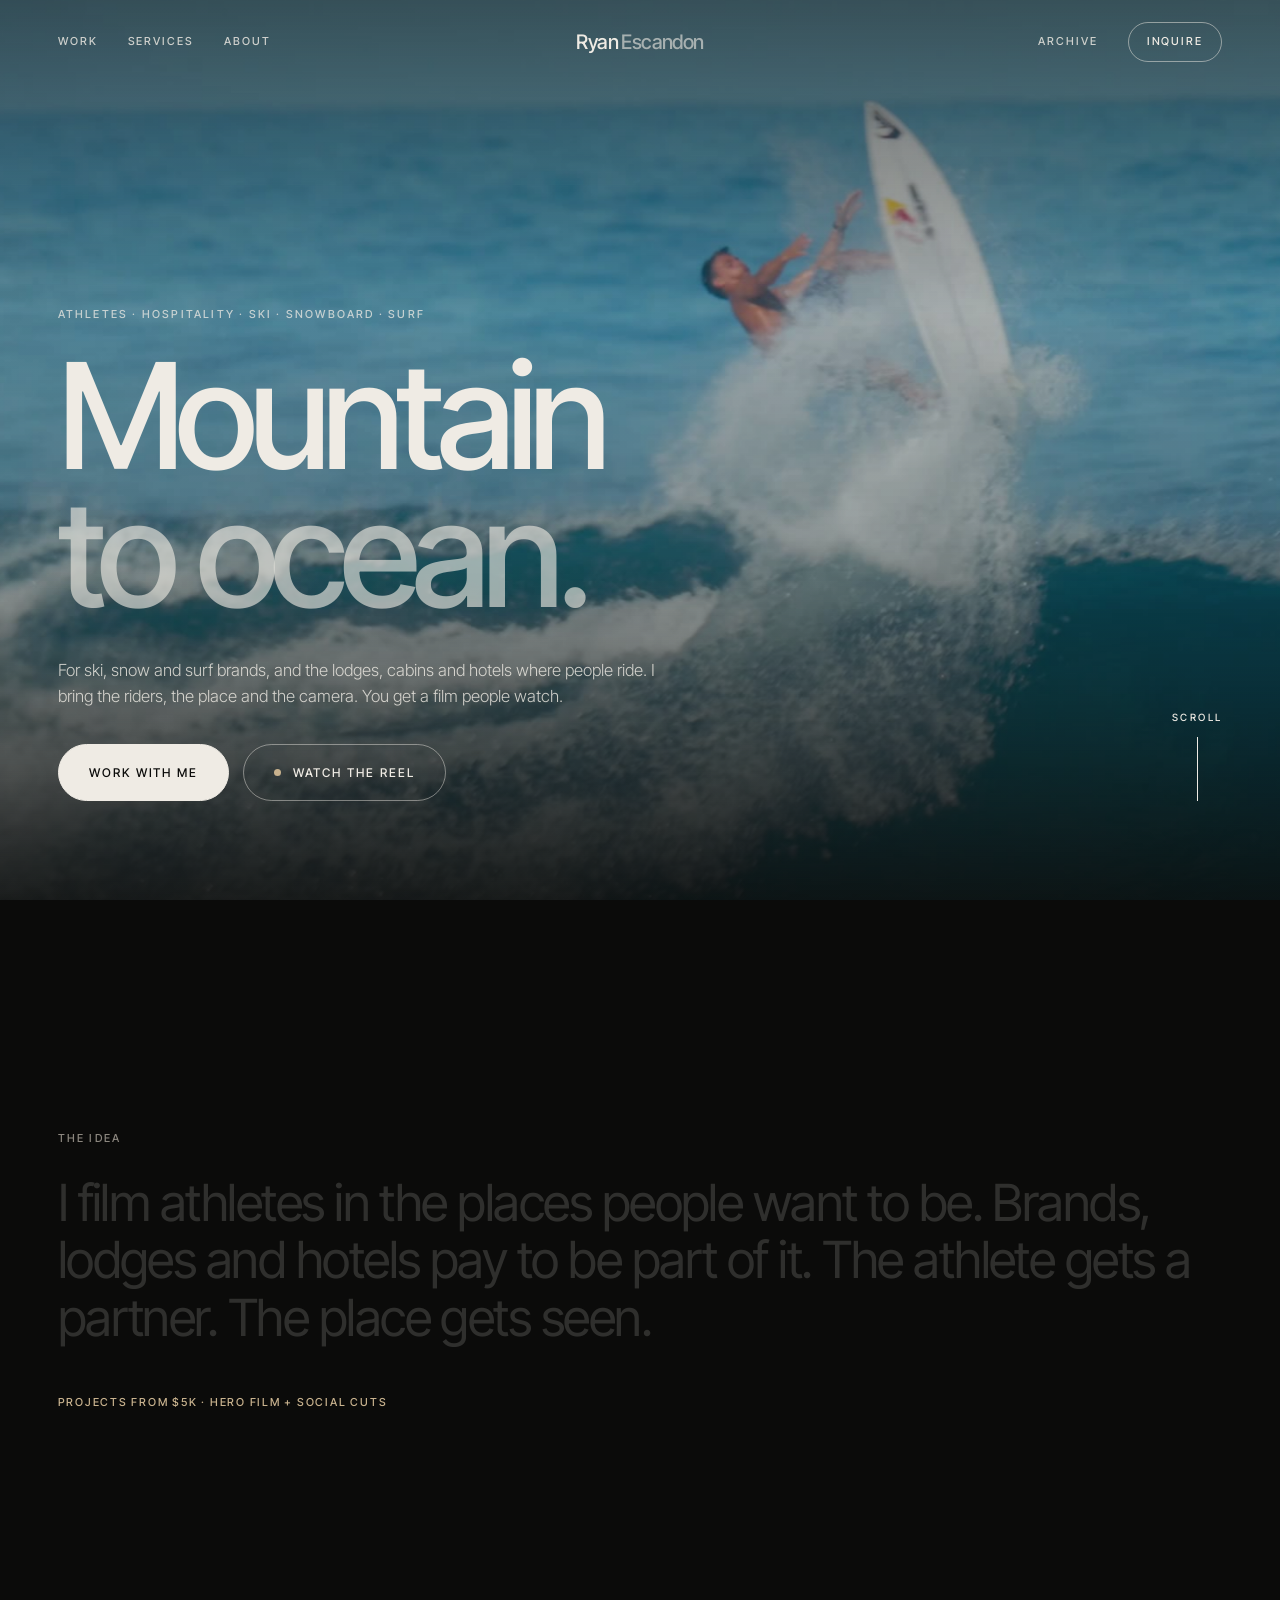
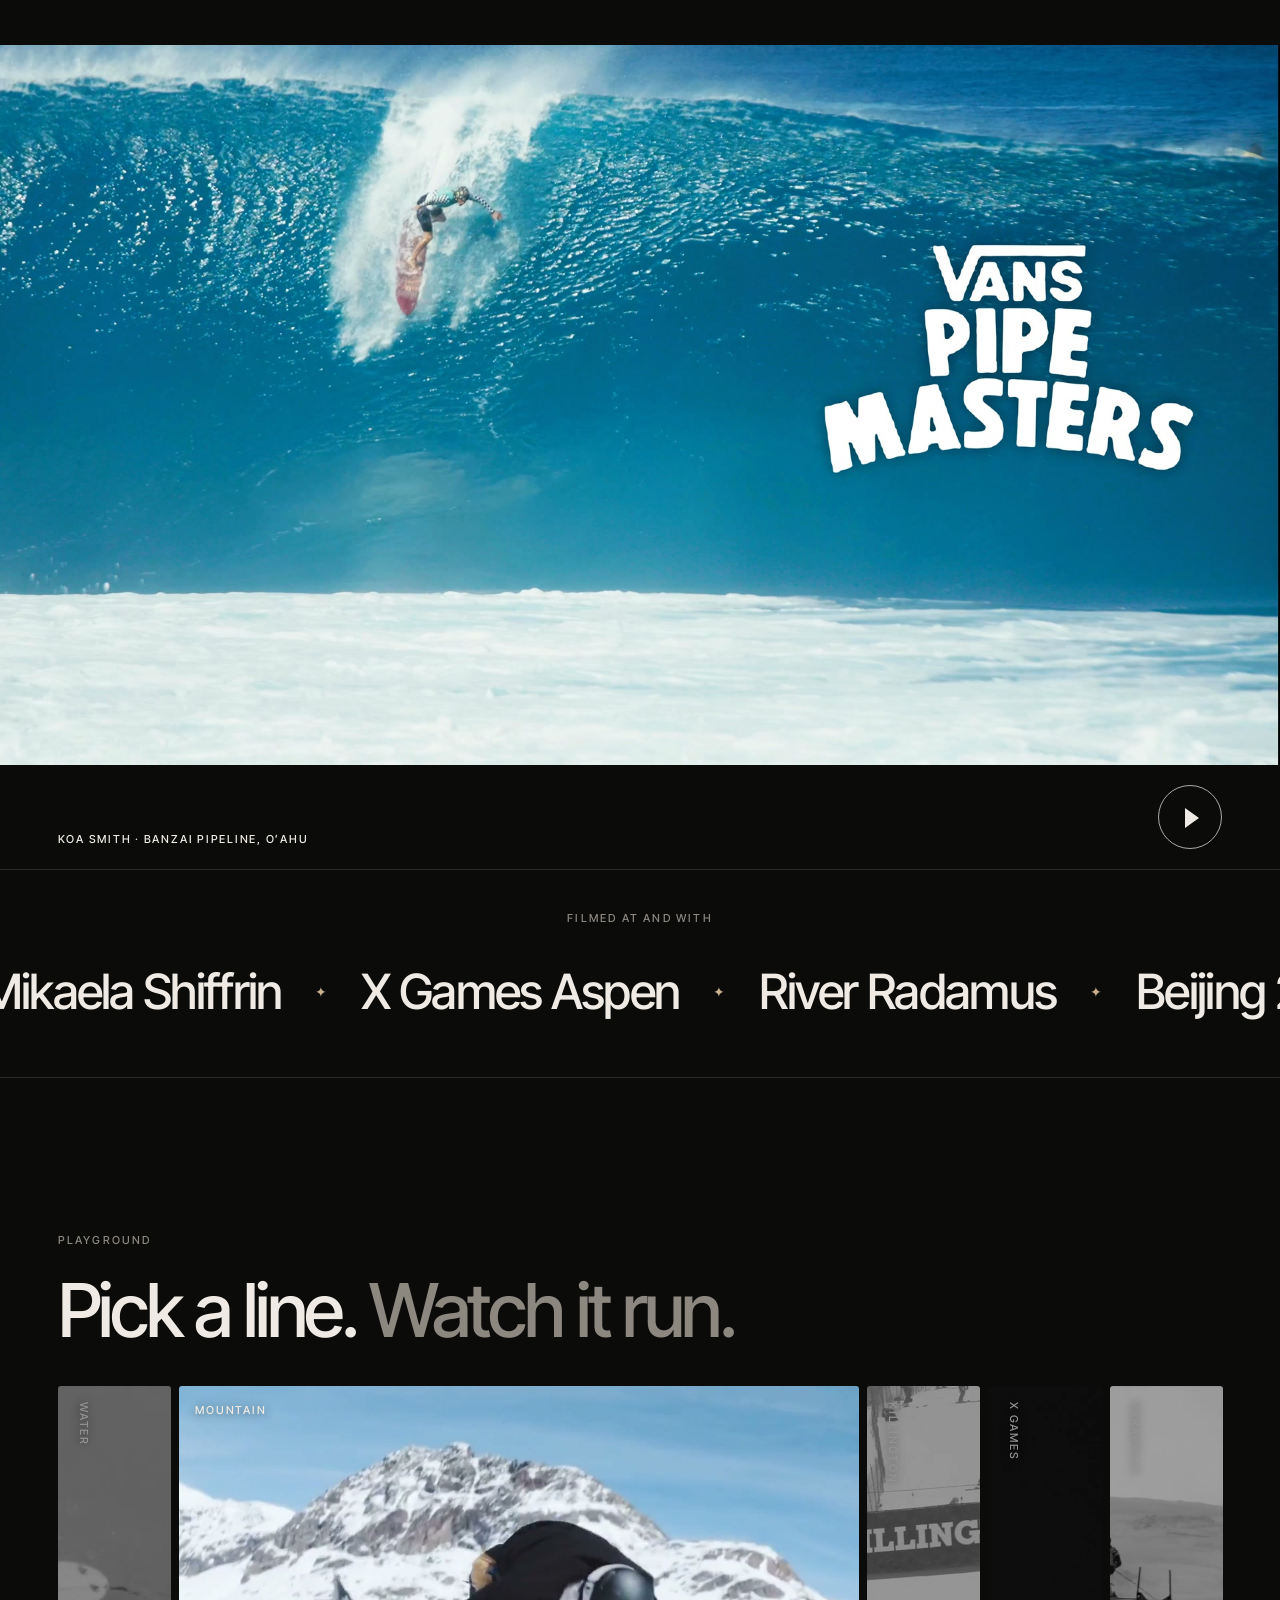
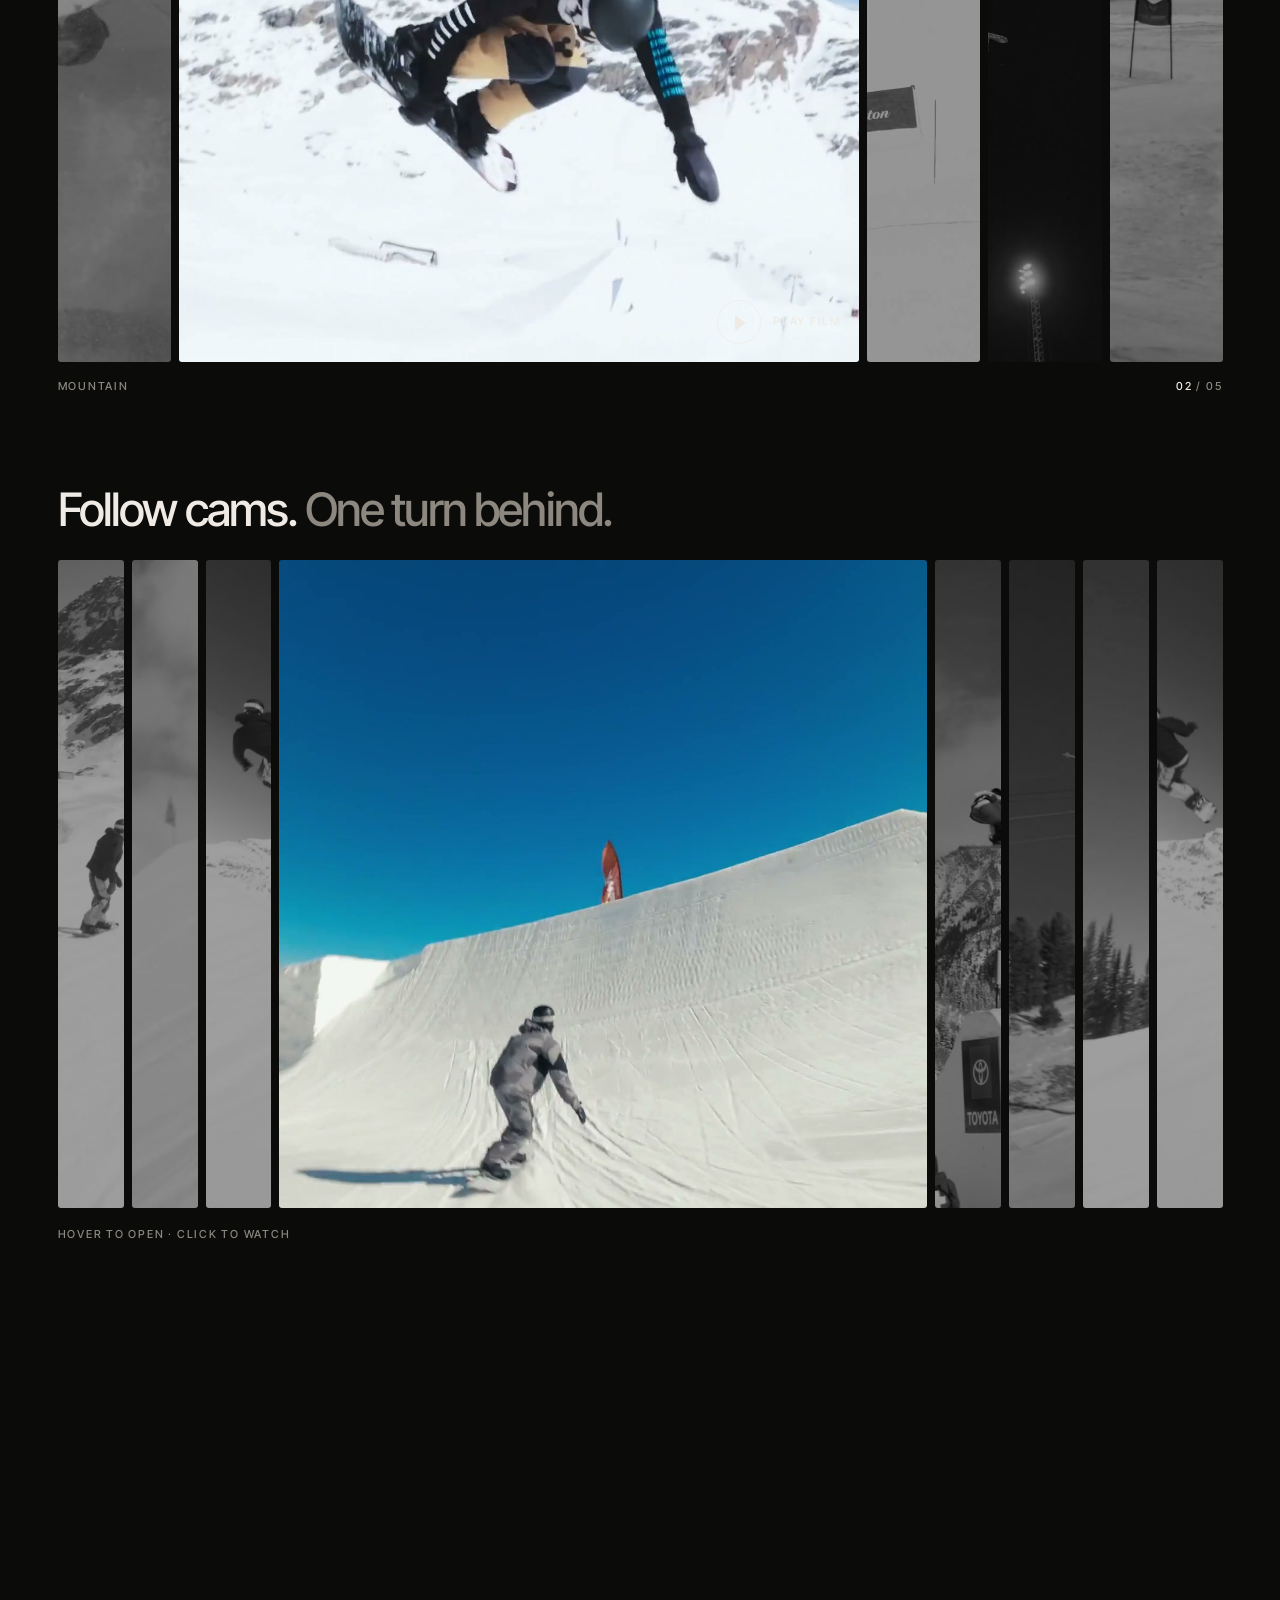
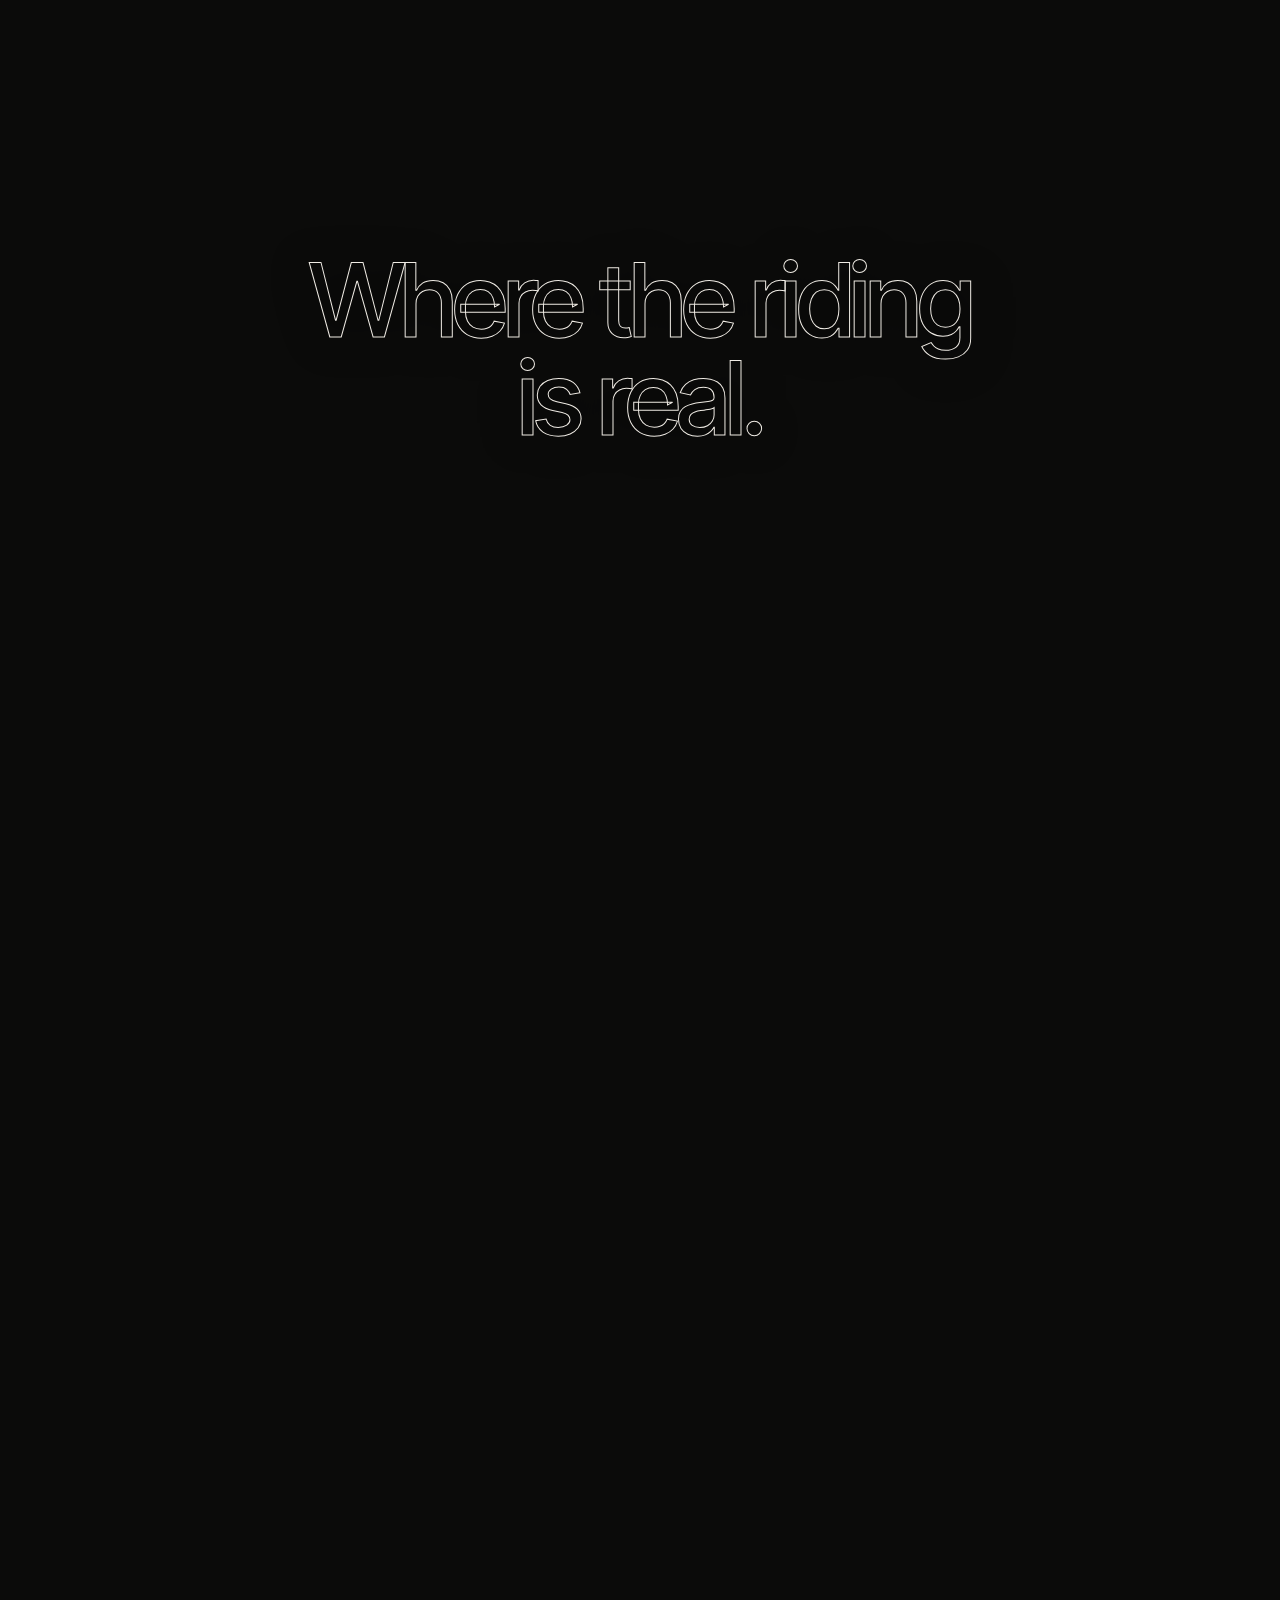
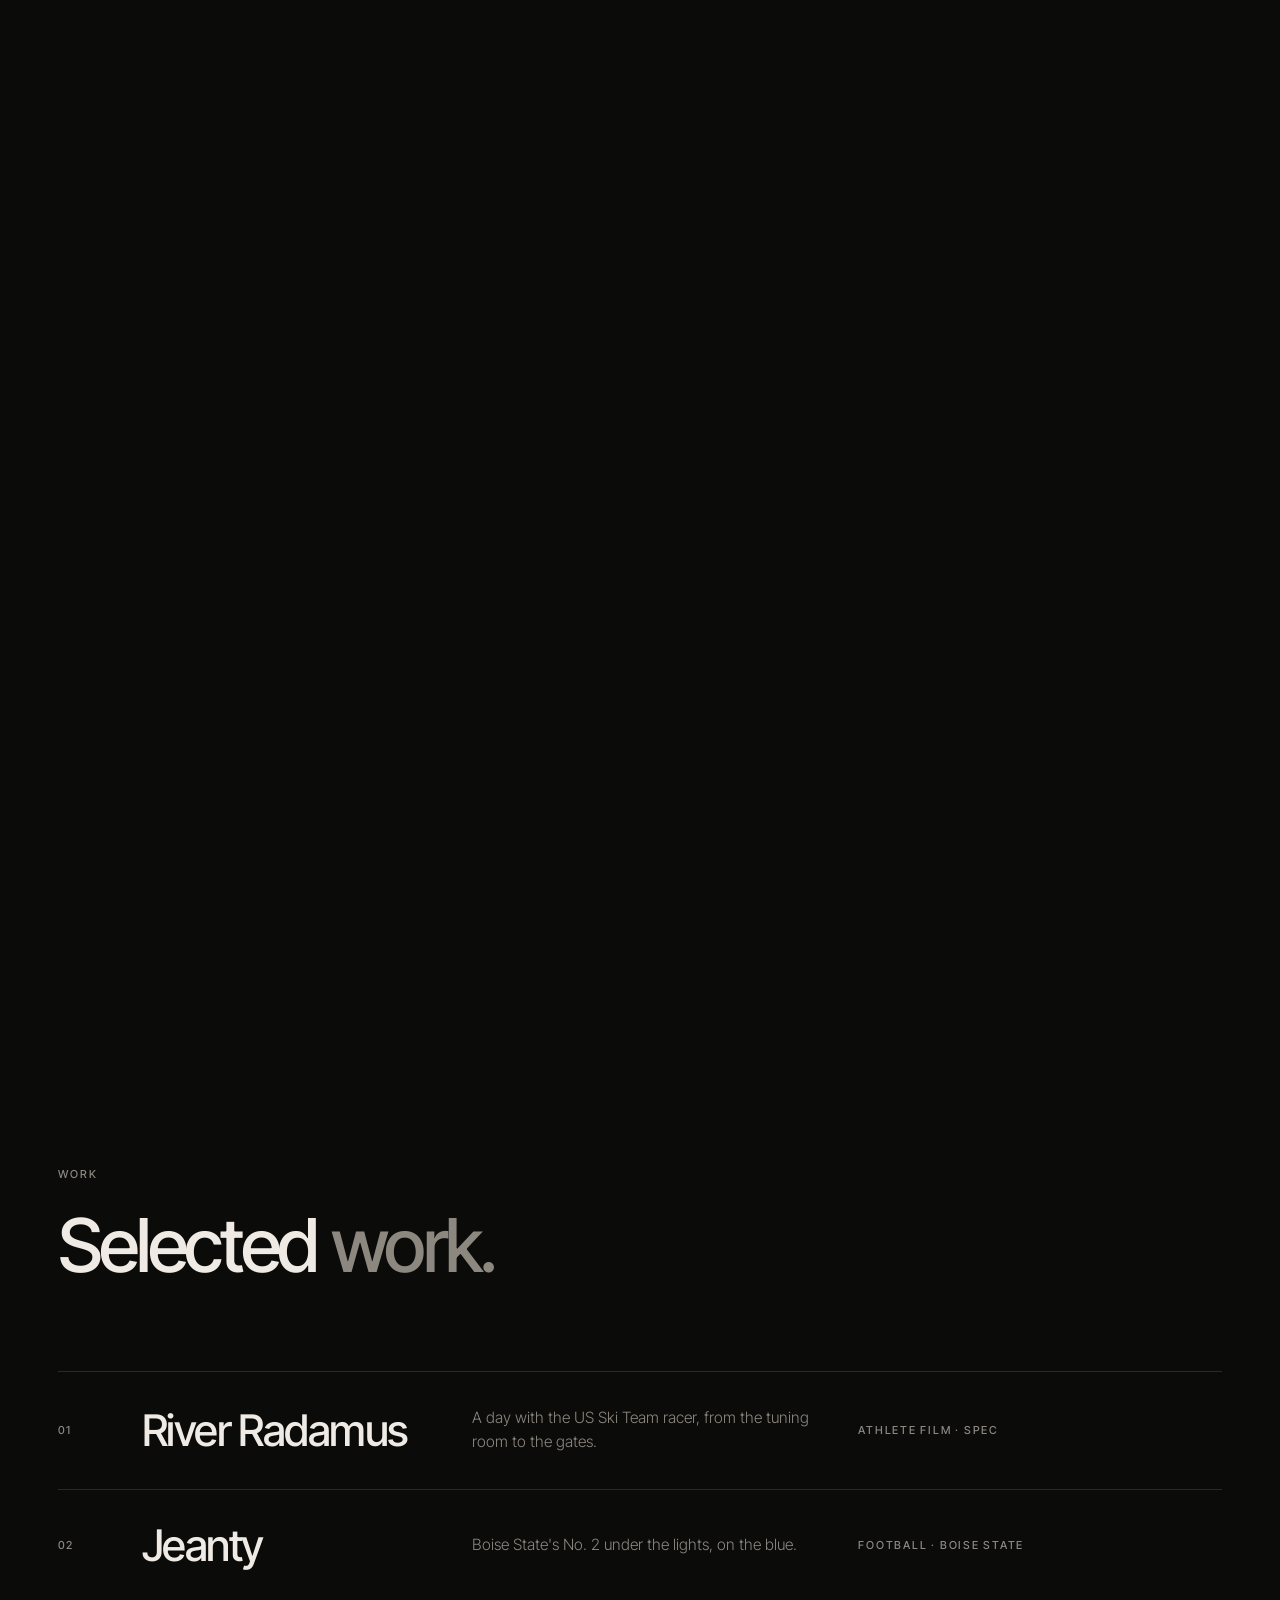
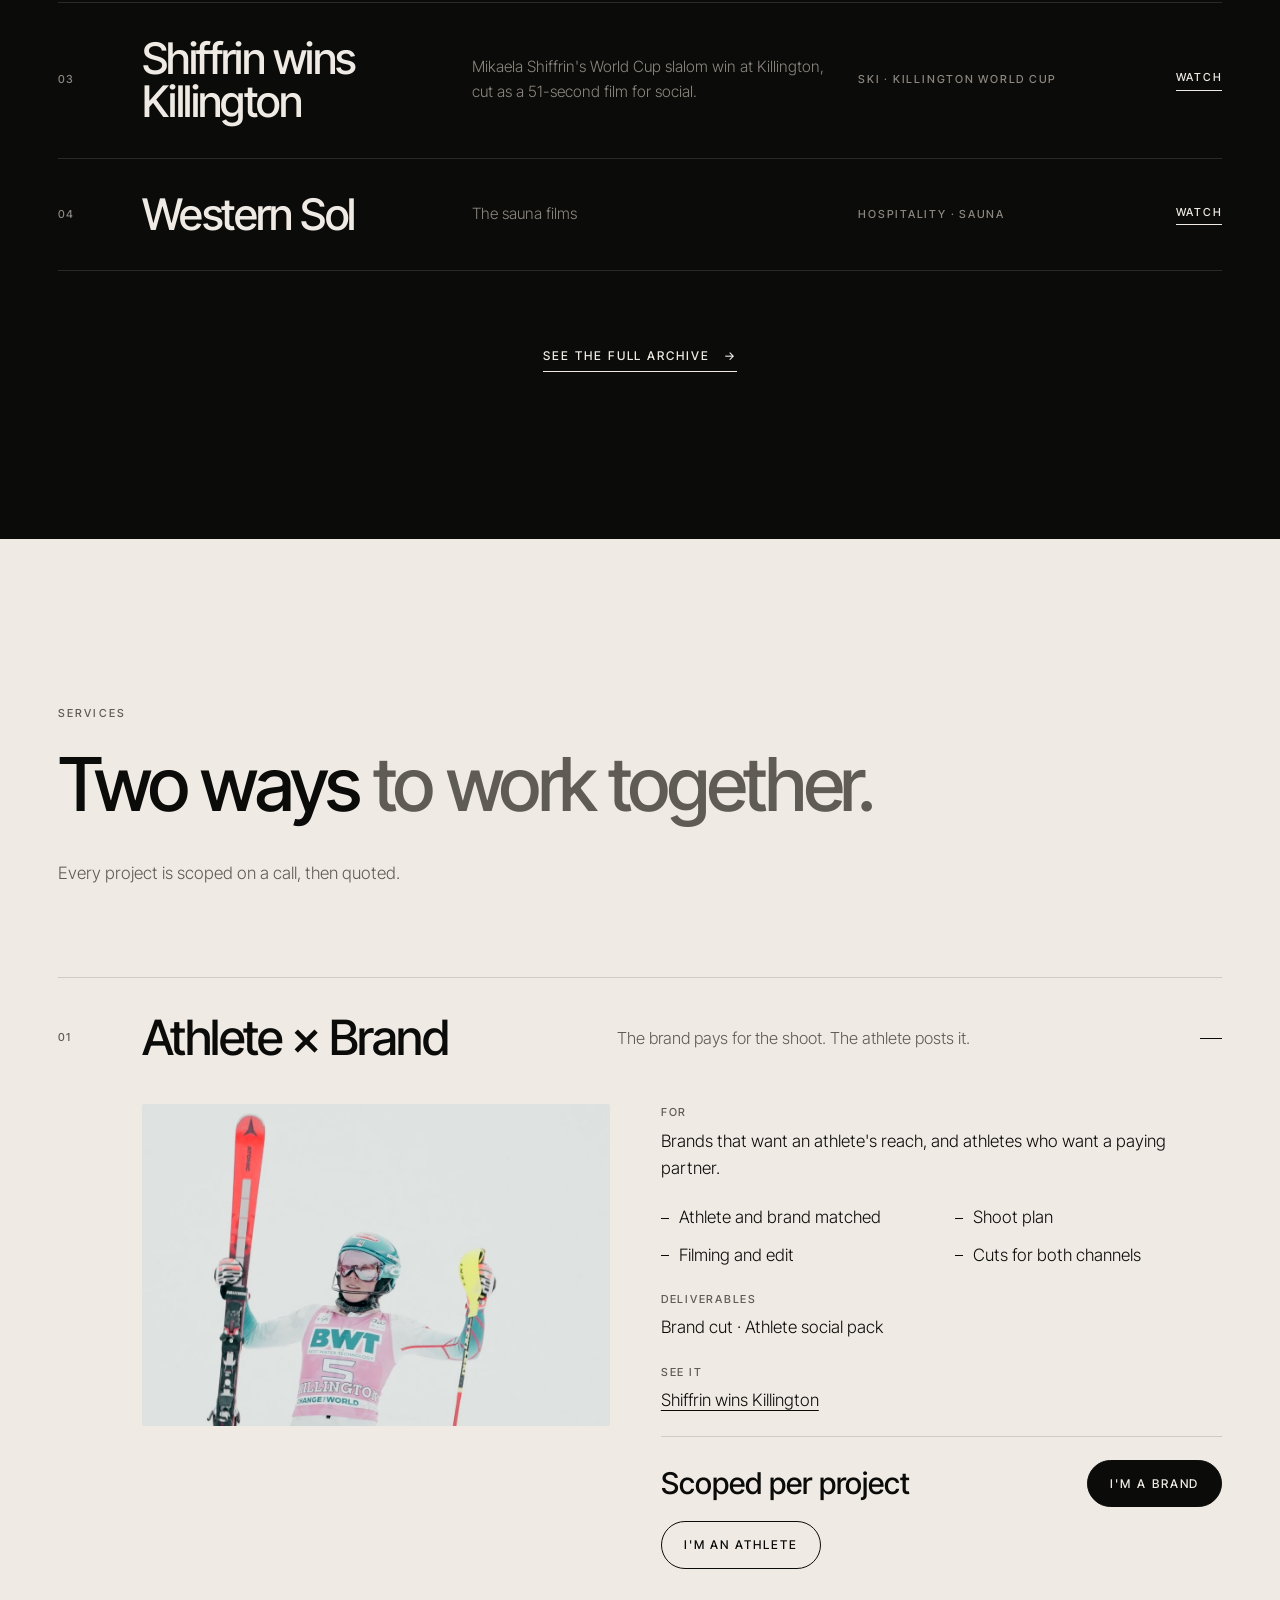
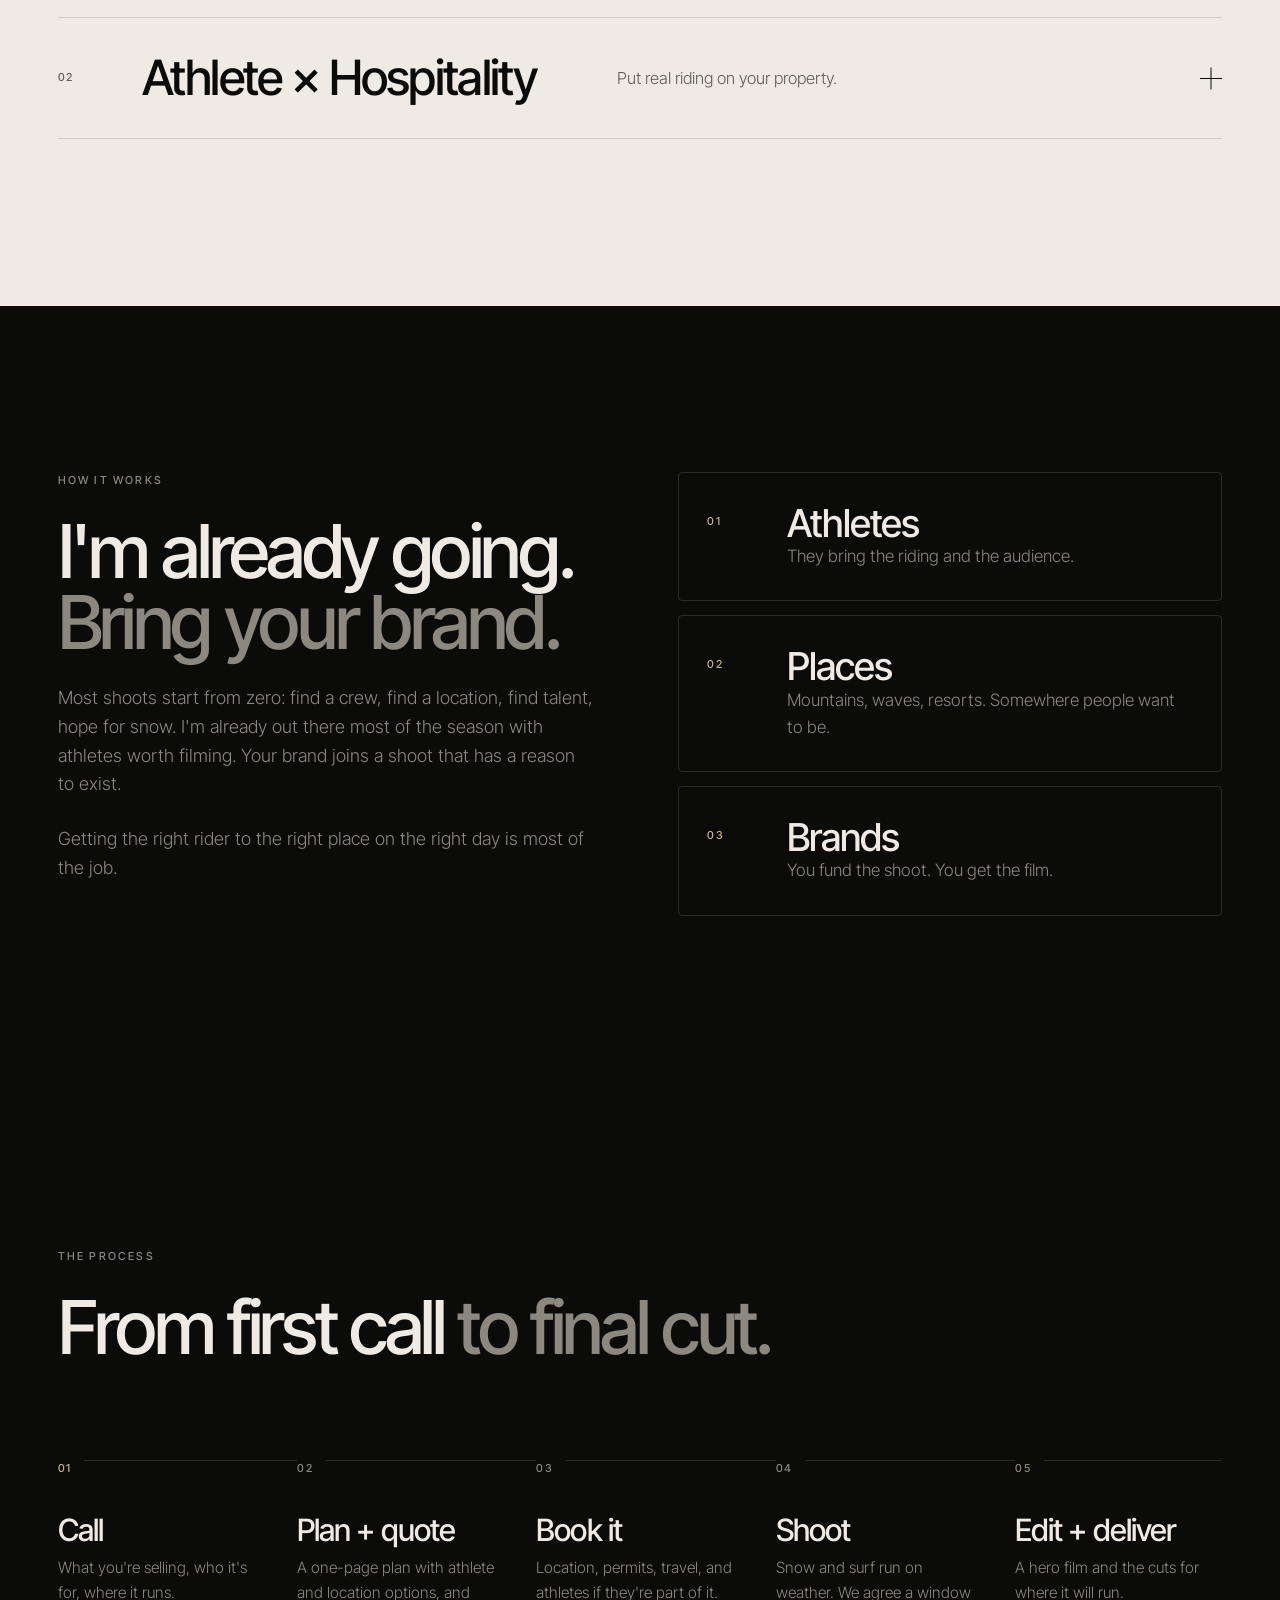
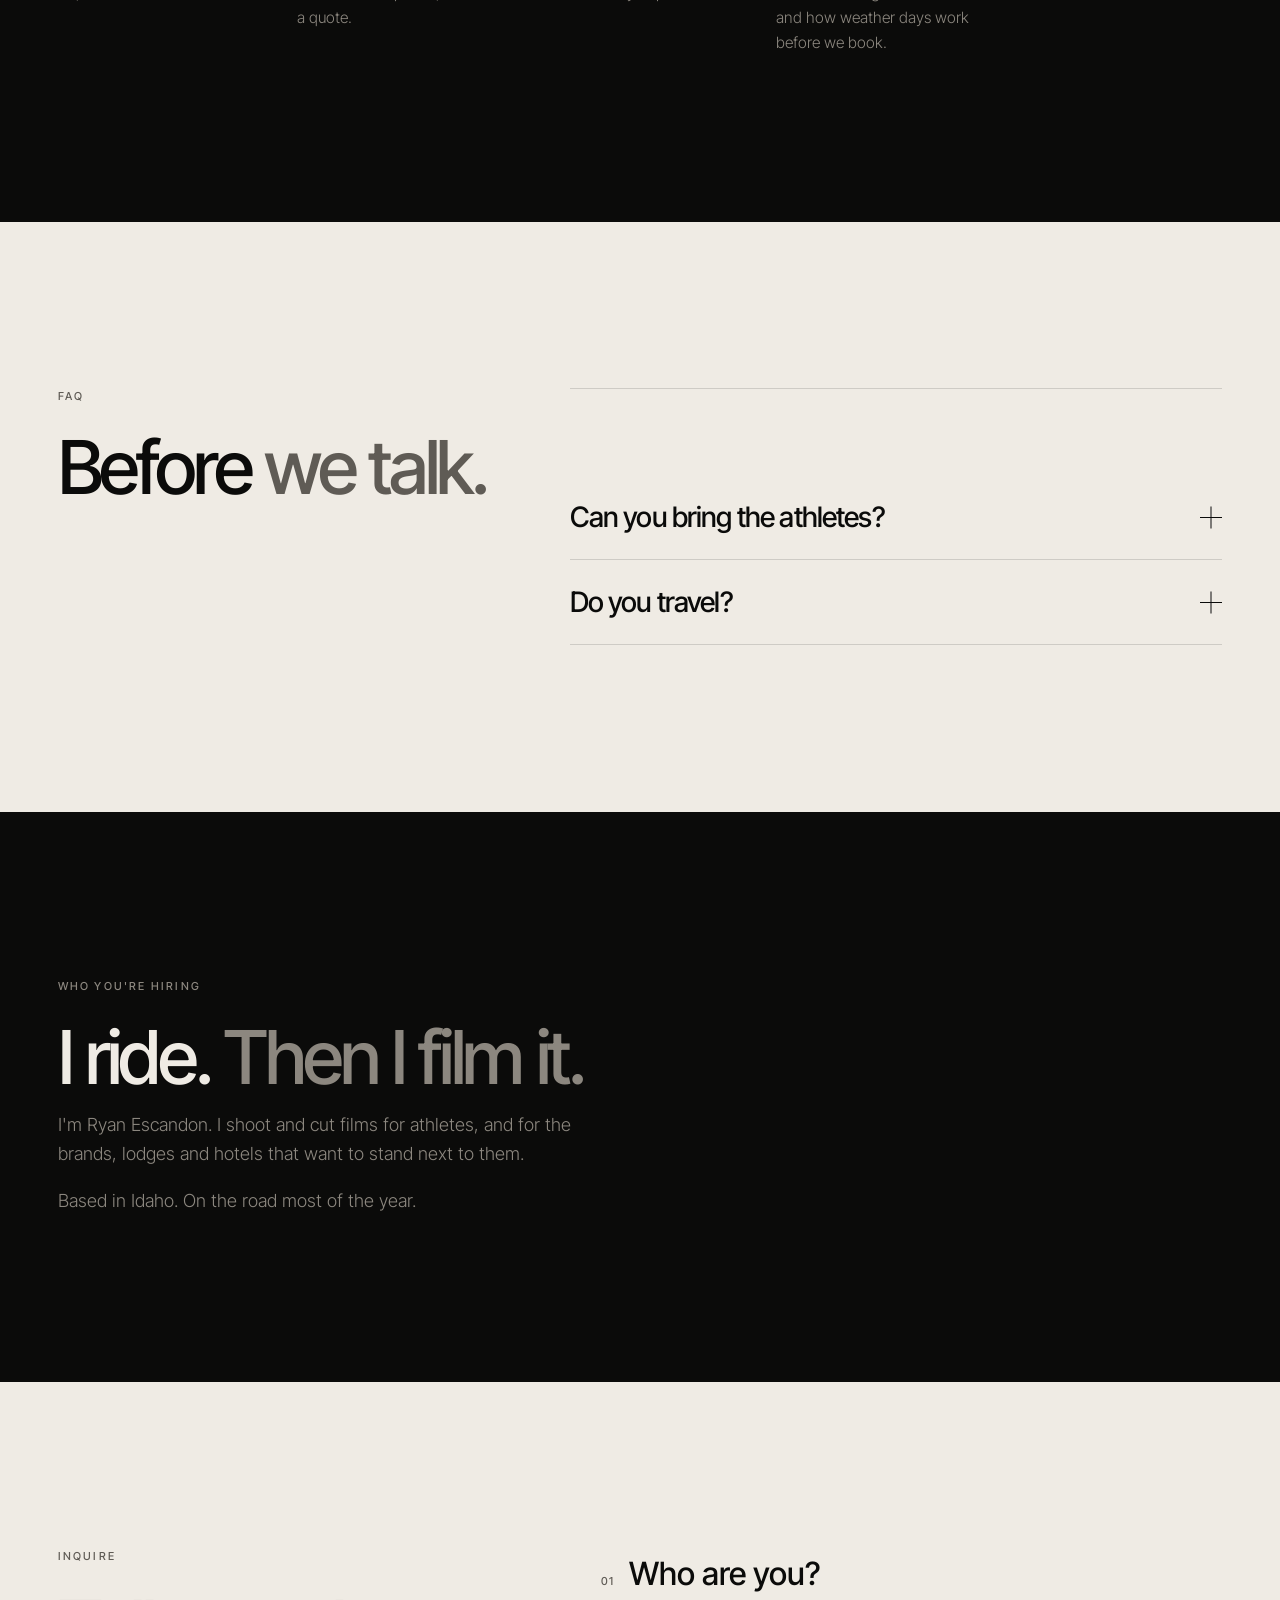
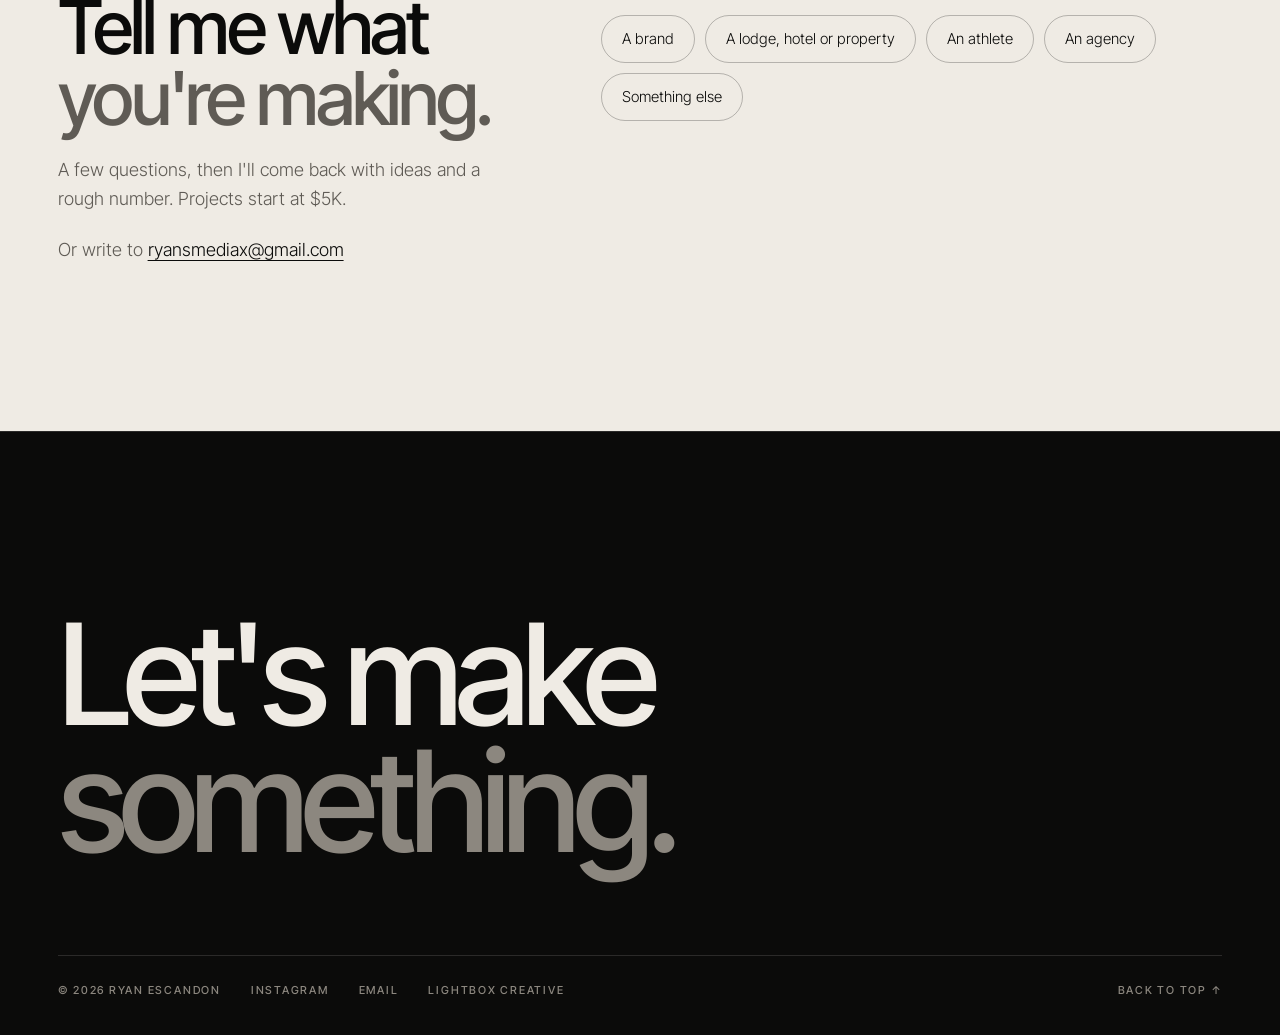
<file: index.html>
<!DOCTYPE html>
<html lang="en">
<head>
  <meta charset="UTF-8">
  <meta name="viewport" content="width=device-width, initial-scale=1.0">
  <title>Ryan Escandon | Ski, Snow, Surf · Athletes &amp; Hospitality</title>
  <meta name="description" content="I film athletes in the places people want to be. Athlete partnerships for ski, snow and surf brands, and hospitality films for ski-in/ski-out lodges, luxury cabins and hotels.">
  <link rel="canonical" href="https://ryanesco.com/">
  <meta name="theme-color" content="#0b0b0a">
  <meta property="og:title" content="Ryan Escandon | Ski, Snow, Surf · Athletes &amp; Hospitality">
  <meta property="og:description" content="I film athletes in the places people want to be.">
  <meta property="og:type" content="website">
  <meta property="og:url" content="https://ryanesco.com/">
  <meta property="og:image" content="https://ryanesco.com/assets/posters/koa-pipe-masters.jpg">
  <meta name="twitter:card" content="summary_large_image">
  <link rel="icon" href="data:image/svg+xml,%3Csvg xmlns='http://www.w3.org/2000/svg' viewBox='0 0 100 100'%3E%3Crect width='100' height='100' rx='20' fill='%230b0b0a'/%3E%3Ctext x='50' y='67' font-family='Helvetica,Arial,sans-serif' font-weight='600' letter-spacing='-3' font-size='46' fill='%23efebe4' text-anchor='middle'%3ERE%3C/text%3E%3C/svg%3E">
  <link rel="preconnect" href="https://fonts.googleapis.com">
  <link rel="preconnect" href="https://fonts.gstatic.com" crossorigin>
  <link href="https://fonts.googleapis.com/css2?family=Inter+Tight:ital,wght@0,300;0,400;0,500;0,600;1,300;1,400&display=swap" rel="stylesheet">
  <link rel="preload" as="image" href="assets/posters/hero-action.jpg" fetchpriority="high">
  <link rel="stylesheet" href="css/style.css">
  <script type="application/ld+json">
  {
    "@context": "https://schema.org",
    "@type": "ProfessionalService",
    "name": "Ryan Escandon",
    "url": "https://ryanesco.com/",
    "description": "Brand films with real athletes, shot where people want to be.",
    "areaServed": "Worldwide",
    "founder": { "@type": "Person", "name": "Ryan Escandon", "jobTitle": "Filmmaker", "sameAs": ["https://www.instagram.com/ryanescandon/"] },
    "makesOffer": [
      { "@type": "Offer", "itemOffered": { "@type": "Service", "name": "Athlete × Brand Partnership", "description": "The brand pays for the shoot. The athlete posts it." } },
      { "@type": "Offer", "itemOffered": { "@type": "Service", "name": "Athlete × Hospitality", "description": "Films, drone and stills with athletes on site for ski-in/ski-out lodges, luxury condos, cabins and hotels." } }
    ]
  }
  </script>
</head>
<body data-page="home" data-base="">

  <a class="skip" href="#main">Skip to content</a>
  <div class="cursor" id="cursor" aria-hidden="true"><span>Play</span></div>
  <div class="hover-vid" id="hoverVid" aria-hidden="true"><video muted loop playsinline preload="none"></video></div>

  <!-- ============ NAV ============ -->
  <header class="nav" id="nav">
    <nav class="nav__side" aria-label="Main">
      <a href="#work">Work</a>
      <a href="#services">Services</a>
      <a href="#about">About</a>
    </nav>
    <a class="nav__mark" href="#top" aria-label="Ryan Escandon, home">Ryan <em>Escandon</em></a>
    <div class="nav__side nav__side--r">
      <a href="work/">Archive</a>
      <a href="#start" class="nav__cta">Inquire</a>
      <button class="nav__menu" id="navMenu" aria-expanded="false" aria-controls="navDrawer">Menu</button>
    </div>
    <div class="nav__drawer" id="navDrawer">
      <a href="#work">Work</a><a href="#services">Services</a><a href="#about">About</a><a href="work/">Archive</a><a href="#start">Inquire</a>
    </div>
  </header>

  <main id="main">
  <!-- ============ HERO ============ -->
  <section class="hero" id="top">
    <video class="hero__video" id="heroVideo" poster="assets/posters/hero-action.jpg" autoplay muted loop playsinline preload="metadata"></video>
    <div class="hero__veil"></div>
    <div class="hero__inner">
      <p class="eyebrow hero__eyebrow">Athletes · Hospitality · Ski · Snowboard · Surf</p>
      <h1 class="hero__title"><span class="line"><span>Mountain</span></span><span class="line"><span><em>to ocean.</em></span></span></h1>
      <p class="hero__sub" id="heroSub"></p>
      <div class="hero__row">
        <a href="#start" class="btn btn--light">Work with me</a>
        <button class="btn btn--ghost" id="playReel"><span class="btn__dot" aria-hidden="true"></span>Watch the reel</button>
      </div>
    </div>
    <a class="hero__scroll" href="#statement" aria-label="Scroll down"><span>Scroll</span><i aria-hidden="true"></i></a>
  </section>

  <!-- ============ STATEMENT (scroll-lit words) ============ -->
  <section class="statement" id="statement">
    <p class="eyebrow">The idea</p>
    <p class="statement__text scrub" id="statementText">I film athletes in the places people want to be. Brands, lodges and hotels pay to be part of it. The athlete gets a partner. The place gets seen.</p>
    <p class="statement__price mono" id="heroPrice"></p>
  </section>

  <!-- ============ PIPE MASTERS (full-bleed background film) ============ -->
  <section class="bgfilm" id="pipe" aria-label="Koa Smith at the Vans Pipe Masters">
    <video class="bgfilm__video" id="pipeVideo" muted loop playsinline preload="none" poster="assets/posters/koa-pipe-masters.jpg"
      data-src="assets/video/koa-pipe-masters.mp4" data-src-m="assets/video/koa-pipe-masters-1280.mp4"></video>
    <button class="bgfilm__play" id="pipePlay" data-play data-film="assets/video/koa-pipe-masters.mp4" data-title="Koa Smith, Vans Pipe Masters" aria-label="Play Koa Smith at the Vans Pipe Masters">
      <span class="mono">Koa Smith · Banzai Pipeline, Oʻahu</span><i aria-hidden="true"></i>
    </button>
  </section>

  <!-- ============ CREDITS ============ -->
  <section class="credits" aria-label="Filmed at and with">
    <p class="eyebrow eyebrow--center">Filmed at and with</p>
    <div class="marquee" id="marquee"><div class="marquee__track" id="marqueeTrack"></div></div>
  </section>

  <!-- ============ REEL ============ -->
  <section class="pg" id="playground" aria-labelledby="pgTitle">
    <div class="head">
      <p class="eyebrow">Playground</p>
      <h2 class="display" id="pgTitle">Pick a line. <em>Watch it run.</em></h2>
    </div>
    <div class="pg__row pg__row--pipe" id="pgPipe" role="group" aria-label="Films"></div>
    <div class="pg__meta mono"><span id="pgNow"></span><span class="pg__count" id="pgCount"><b></b> / <span id="pgTotal"></span></span></div>
    <h3 class="pg__sub">Follow cams. <em>One turn behind.</em></h3>
    <div class="pg__row pg__row--cams" id="pgCams" role="group" aria-label="Follow cams"></div>
    <p class="pg__hint mono" id="pgHint"></p>
  </section>

  <!-- ============ COLLAGE ============ -->
  <section class="collage" id="collage" aria-label="Stills">
    <div class="collage__stage">
      <div class="collage__items" id="collageItems"></div>
      <h2 class="collage__title display" aria-label="Where the riding is real."><span>Where the riding</span><span><em>is real.</em></span></h2>
      <p class="collage__hint mono" id="collageHint"></p>
      <p class="collage__chip mono">X Games Aspen · 2025</p>
    </div>
  </section>

  <!-- ============ WORK LIST ============ -->
  <section class="section" id="work">
    <div class="head">
      <p class="eyebrow">Work</p>
      <h2 class="display">Selected <em>work.</em></h2>
    </div>
    <ol class="worklist" id="caseRows"></ol>
    <p class="center"><a class="link-arrow" href="work/">See the full archive</a></p>
  </section>

  <!-- ============ SERVICES ============ -->
  <section class="section section--bone" id="services">
    <div class="head head--split">
      <div>
        <p class="eyebrow">Services</p>
        <h2 class="display">Two ways <em>to work together.</em></h2>
      </div>
      <p class="head__aside">Every project is scoped on a call, then quoted.</p>
    </div>
    <div class="services" id="offers"></div>
  </section>

  <!-- ============ THE LOOP ============ -->
  <section class="section" id="loop">
    <div class="loop">
      <div class="loop__copy">
        <p class="eyebrow">How it works</p>
        <h2 class="display">I'm already going. <em>Bring your brand.</em></h2>
        <div id="loopCopy"></div>
      </div>
      <ol class="loop__nodes" id="ringNodes"></ol>
    </div>
  </section>

  <!-- ============ PROCESS ============ -->
  <section class="section" id="process">
    <div class="head">
      <p class="eyebrow">The process</p>
      <h2 class="display">From first call <em>to final cut.</em></h2>
    </div>
    <div class="track" id="track">
      <div class="track__rail"><div class="track__fill" id="trackFill"></div></div>
      <ol class="track__steps" id="steps"></ol>
    </div>
  </section>

  <!-- ============ FAQ ============ -->
  <section class="section section--bone" id="faq">
    <div class="faq">
      <div>
        <p class="eyebrow">FAQ</p>
        <h2 class="display">Before <em>we talk.</em></h2>
      </div>
      <div class="faq__list" id="faqList"></div>
    </div>
  </section>

  <!-- ============ ABOUT ============ -->
  <section class="section" id="about">
    <div class="about about--solo">
      <div class="about__text">
        <p class="eyebrow">Who you're hiring</p>
        <h2 class="display">I ride. <em>Then I film it.</em></h2>
        <p>I'm Ryan Escandon. I shoot and cut films for athletes, and for the brands, lodges and hotels that want to stand next to them.</p>
        <p>Based in Idaho. On the road most of the year.</p>
      </div>
    </div>
  </section>

  <!-- ============ INQUIRE ============ -->
  <section class="section section--bone" id="start">
    <div class="start">
      <div class="start__intro">
        <p class="eyebrow">Inquire</p>
        <h2 class="display">Tell me what <em>you're making.</em></h2>
        <p>A few questions, then I'll come back with ideas and a rough number. Projects start at $5K.</p>
        <p class="start__mail">Or write to <a id="mailLink" href="#"></a></p>
      </div>
      <form class="form" id="startForm" novalidate>
        <fieldset class="step">
          <legend><span class="step__n">01</span> Who are you?</legend>
          <div class="pills">
            <label class="pill"><input type="radio" name="who" value="brand" required><span>A brand</span></label>
            <label class="pill"><input type="radio" name="who" value="resort"><span>A lodge, hotel or property</span></label>
            <label class="pill"><input type="radio" name="who" value="athlete"><span>An athlete</span></label>
            <label class="pill"><input type="radio" name="who" value="agency"><span>An agency</span></label>
            <label class="pill"><input type="radio" name="who" value="other"><span>Something else</span></label>
          </div>
        </fieldset>

        <fieldset class="step" id="stepWhat" hidden>
          <legend><span class="step__n">02</span> What are you after?</legend>
          <div class="pills" id="whatPills"></div>
          <label class="field" id="endClient" hidden>Who's the end client?<input name="endclient"></label>
        </fieldset>

        <fieldset class="step" id="stepDetails" hidden>
          <legend><span class="step__n">03</span> The details</legend>
          <div class="form__row">
            <label class="field">Your name<input name="name" required autocomplete="name"></label>
            <label class="field">Email<input name="email" type="email" required autocomplete="email"></label>
          </div>
          <div class="form__row">
            <label class="field"><span id="companyLabel">Company</span><input name="company" autocomplete="organization"></label>
            <label class="field">Your role<input name="role" autocomplete="organization-title"></label>
          </div>

          <div class="branch" data-for="brand resort agency other">
            <p class="mini">Budget</p>
            <div class="pills">
              <label class="pill"><input type="radio" name="budget" value="$5–10K"><span>$5–10K</span></label>
              <label class="pill"><input type="radio" name="budget" value="$10–25K"><span>$10–25K</span></label>
              <label class="pill"><input type="radio" name="budget" value="$25K+"><span>$25K+</span></label>
              <label class="pill"><input type="radio" name="budget" value="Not set yet"><span>Not set yet</span></label>
            </div>
            <p class="hint" id="budgetHint" hidden></p>
          </div>

          <div class="branch" data-for="athlete">
            <div class="form__row">
              <label class="field">Sport<input name="sport" placeholder="Ski, snowboard, surf…"></label>
              <label class="field">Instagram<input name="instagram" placeholder="@handle"></label>
            </div>
            <label class="field">Current sponsors<input name="sponsors"></label>
            <p class="mini">Do you have a brand paying for it?</p>
            <div class="pills">
              <label class="pill"><input type="radio" name="funded" value="Yes"><span>Yes</span></label>
              <label class="pill"><input type="radio" name="funded" value="Not yet"><span>Not yet, that's why I'm here</span></label>
            </div>
          </div>

          <p class="mini">When?</p>
          <div class="pills">
            <label class="pill"><input type="radio" name="when" value="This season"><span>This season</span></label>
            <label class="pill"><input type="radio" name="when" value="Next season"><span>Next season</span></label>
            <label class="pill"><input type="radio" name="when" value="Specific dates"><span>Specific dates</span></label>
          </div>
          <label class="field" id="datesField" hidden>Dates<input name="dates" placeholder="e.g. Feb 10–14"></label>
          <label class="field">Where?<input name="where" placeholder="Resort, region, or &quot;you pick&quot;"></label>

          <div class="branch" data-for="brand resort agency other">
            <p class="mini">Where will it run?</p>
            <div class="pills">
              <label class="pill"><input type="checkbox" name="runs" value="Social"><span>Social</span></label>
              <label class="pill"><input type="checkbox" name="runs" value="Website"><span>Website</span></label>
              <label class="pill"><input type="checkbox" name="runs" value="Paid ads"><span>Paid ads</span></label>
              <label class="pill"><input type="checkbox" name="runs" value="Broadcast / TV"><span>Broadcast / TV</span></label>
              <label class="pill"><input type="checkbox" name="runs" value="Retail / events"><span>Retail / events</span></label>
            </div>
          </div>

          <label class="field">Tell me about it<textarea name="message" rows="4" placeholder="e.g. A new board launches in January and we need it on snow, not in a studio."></textarea></label>
          <button class="btn btn--dark btn--wide" type="submit">Send inquiry</button>
        </fieldset>
        <p class="form__note" id="formNote" role="status" aria-live="polite"></p>
      </form>
    </div>
  </section>
  </main>

  <!-- ============ FOOTER ============ -->
  <footer class="footer">
    <a class="footer__big" href="#start"><span>Let's make</span> <em>something.</em></a>
    <div class="footer__row">
      <span>© <span id="year"></span> Ryan Escandon</span>
      <a id="footInsta" href="#" target="_blank" rel="noopener">Instagram</a>
      <a id="footMail" href="#">Email</a>
      <a id="footLightbox" href="#">Lightbox Creative</a>
      <a href="#top">Back to top ↑</a>
    </div>
  </footer>

  <!-- ============ PHOTO VIEW ============ -->
  <div class="photobox" id="photoBox" aria-hidden="true" role="dialog" aria-modal="true" aria-label="Photo">
    <button class="player__close" id="photoClose" aria-label="Close photo">Close ✕</button>
    <img id="photoImg" alt="">
    <p class="player__caption" id="photoCap"></p>
  </div>

  <!-- ============ PLAYER ============ -->
  <div class="player" id="player" aria-hidden="true" role="dialog" aria-modal="true" aria-label="Video player">
    <div class="player__box">
      <button class="player__close" id="playerClose" aria-label="Close">Close ✕</button>
      <video class="player__video" id="playerVideo" controls playsinline></video>
      <p class="player__caption" id="playerCaption"></p>
    </div>
  </div>

  <script src="data/work.js"></script>
  <script src="js/main.js"></script>
</body>
</html>
</file>
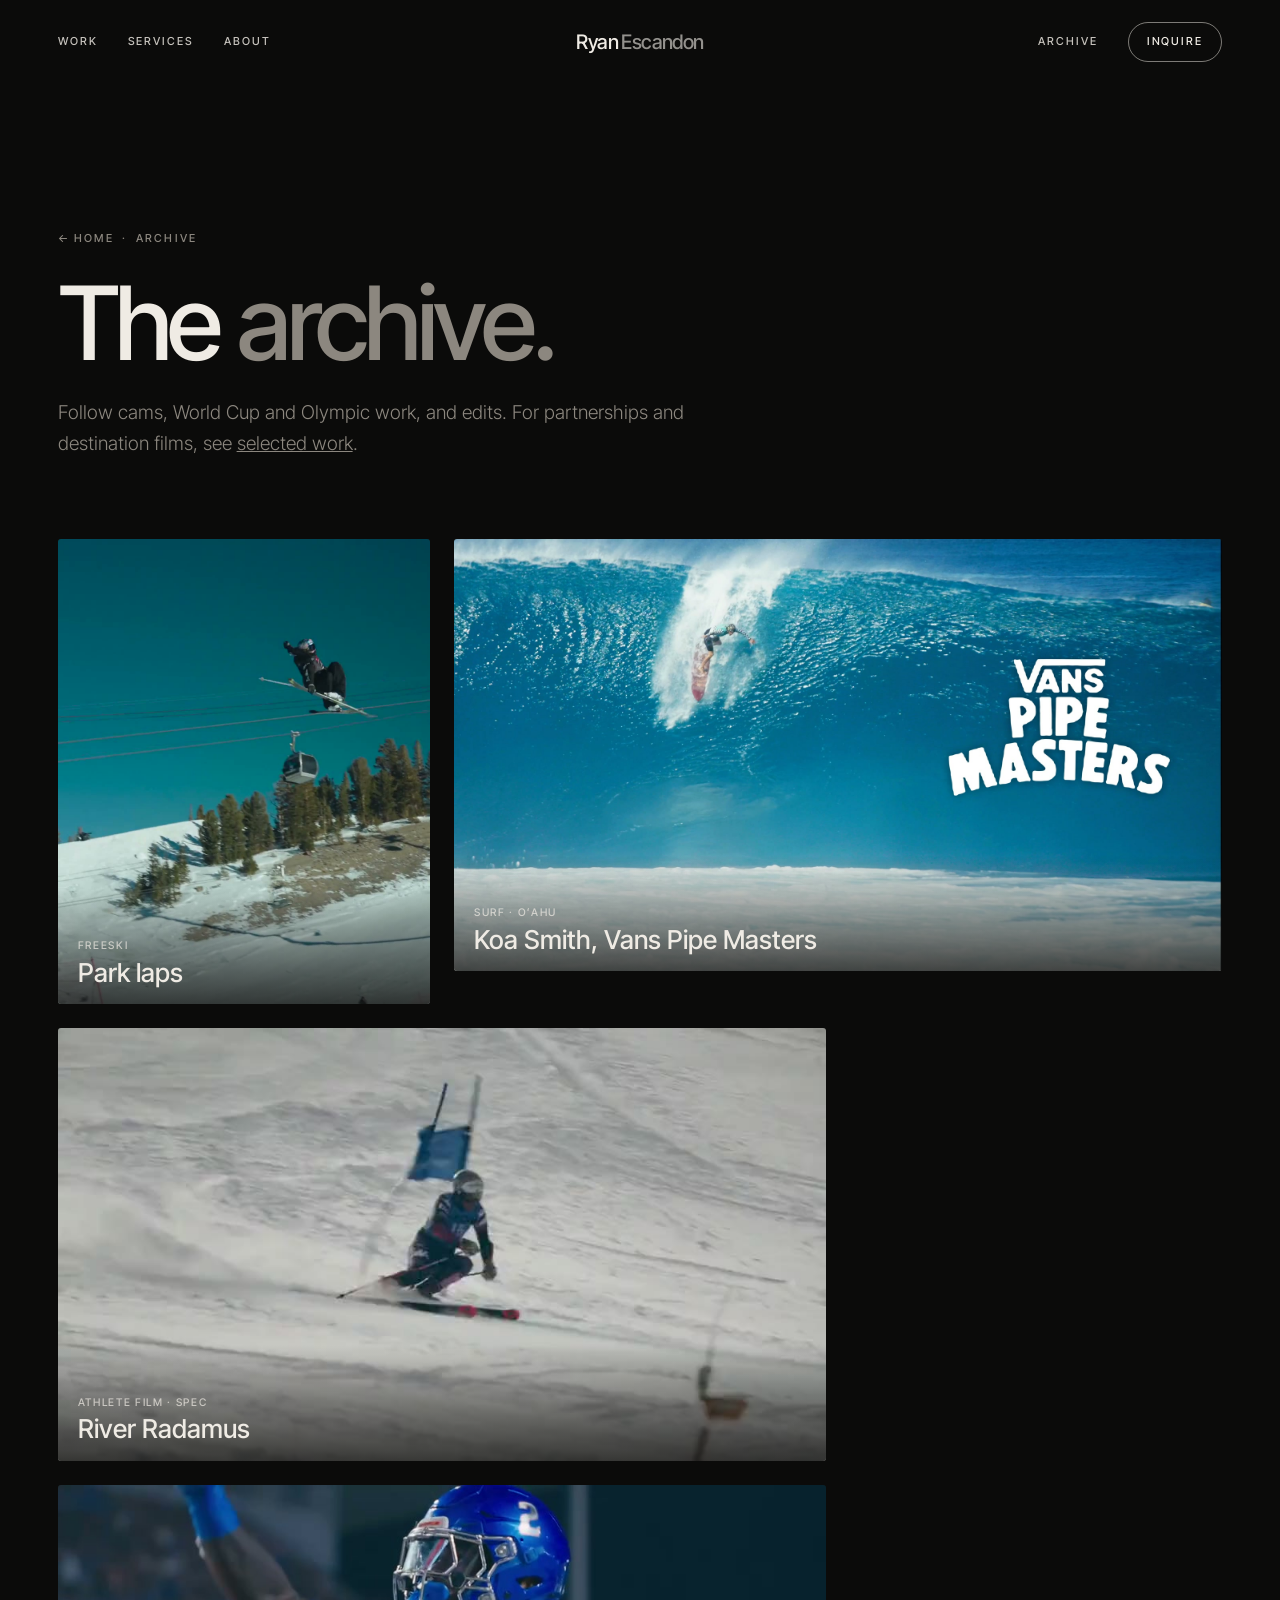
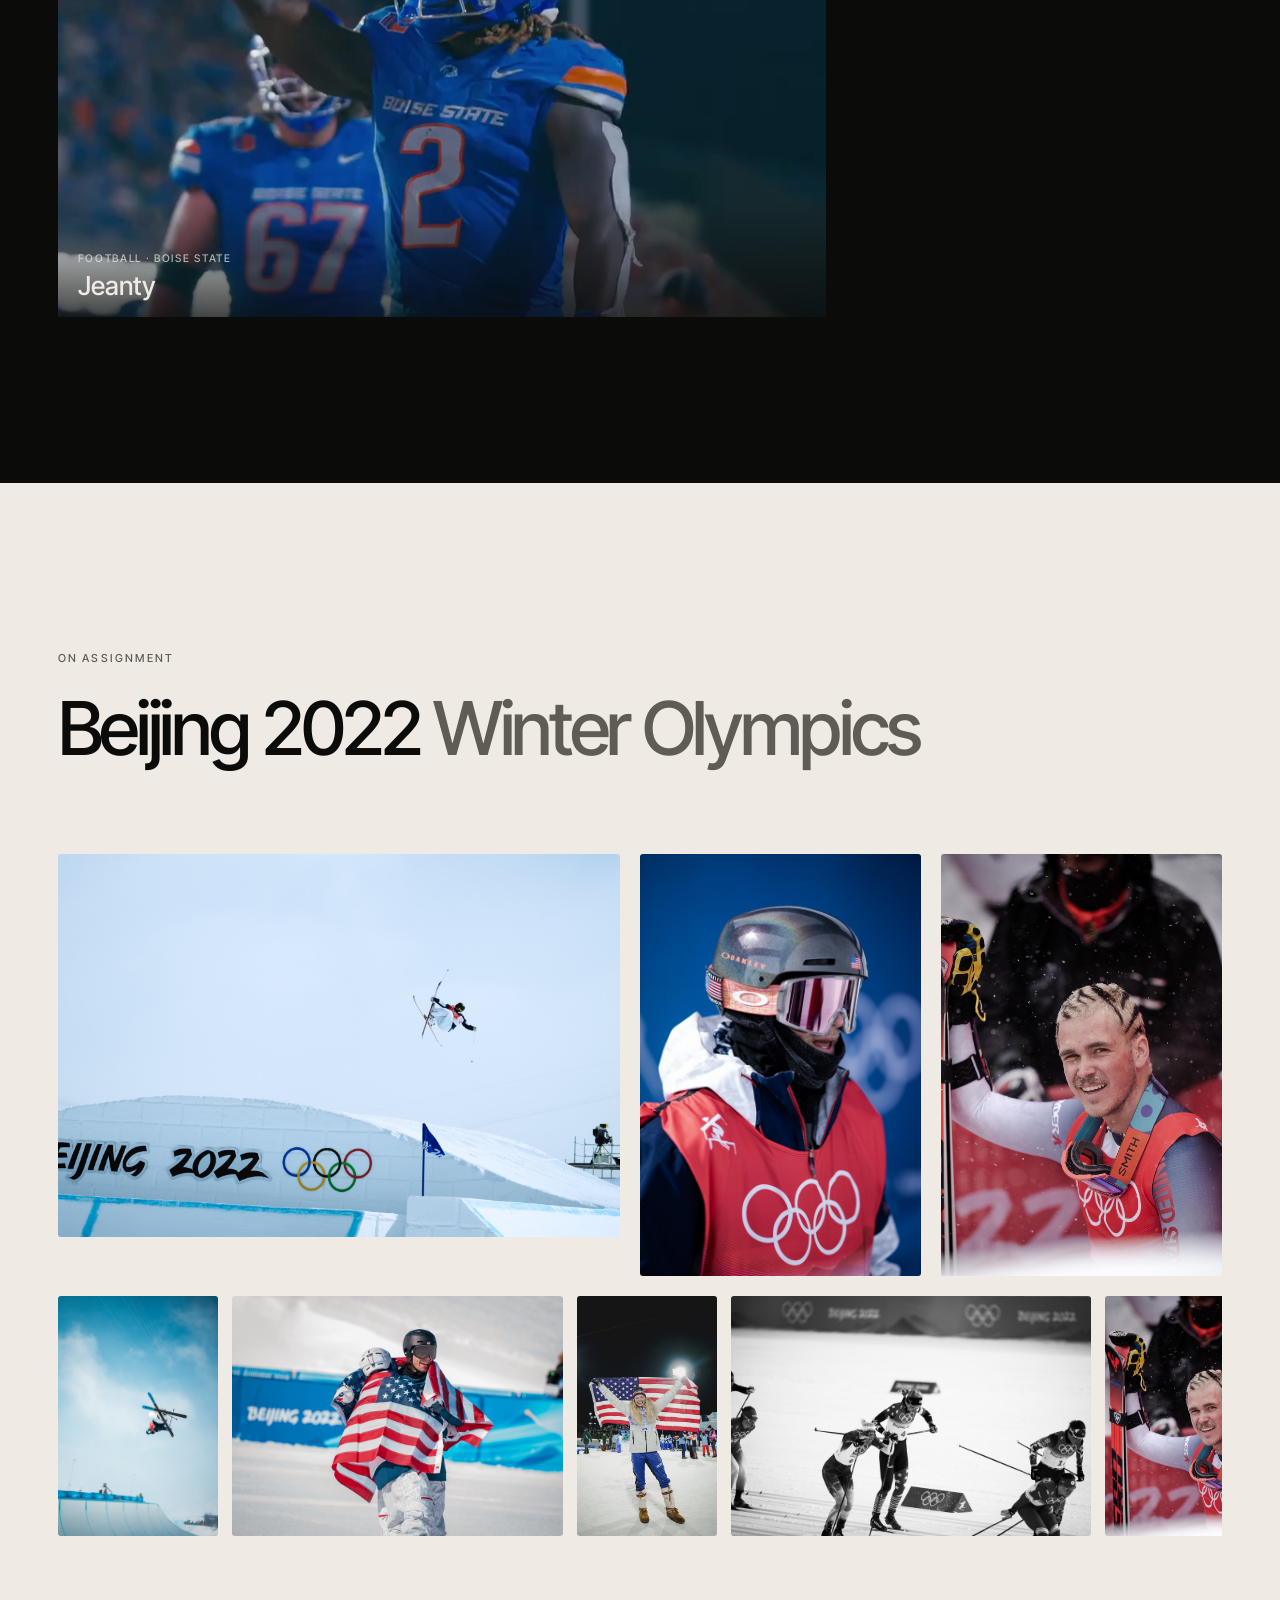
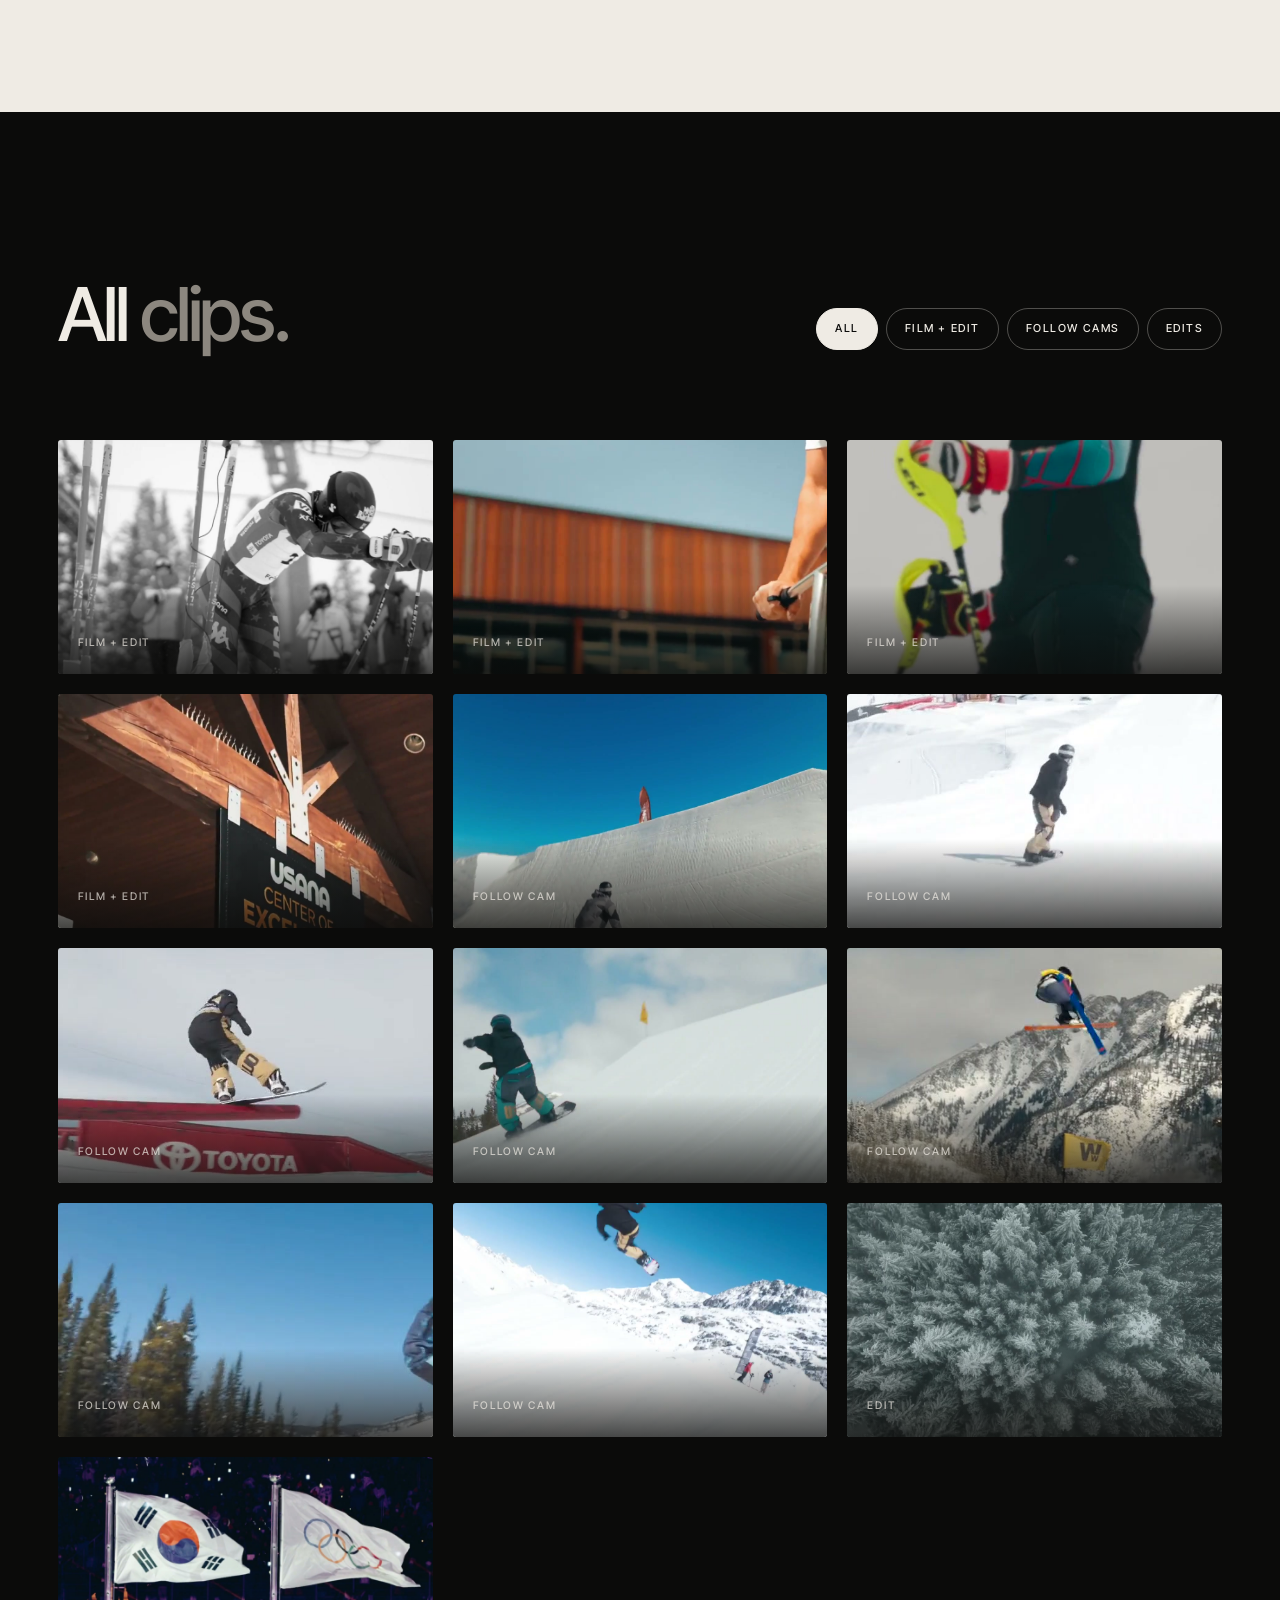
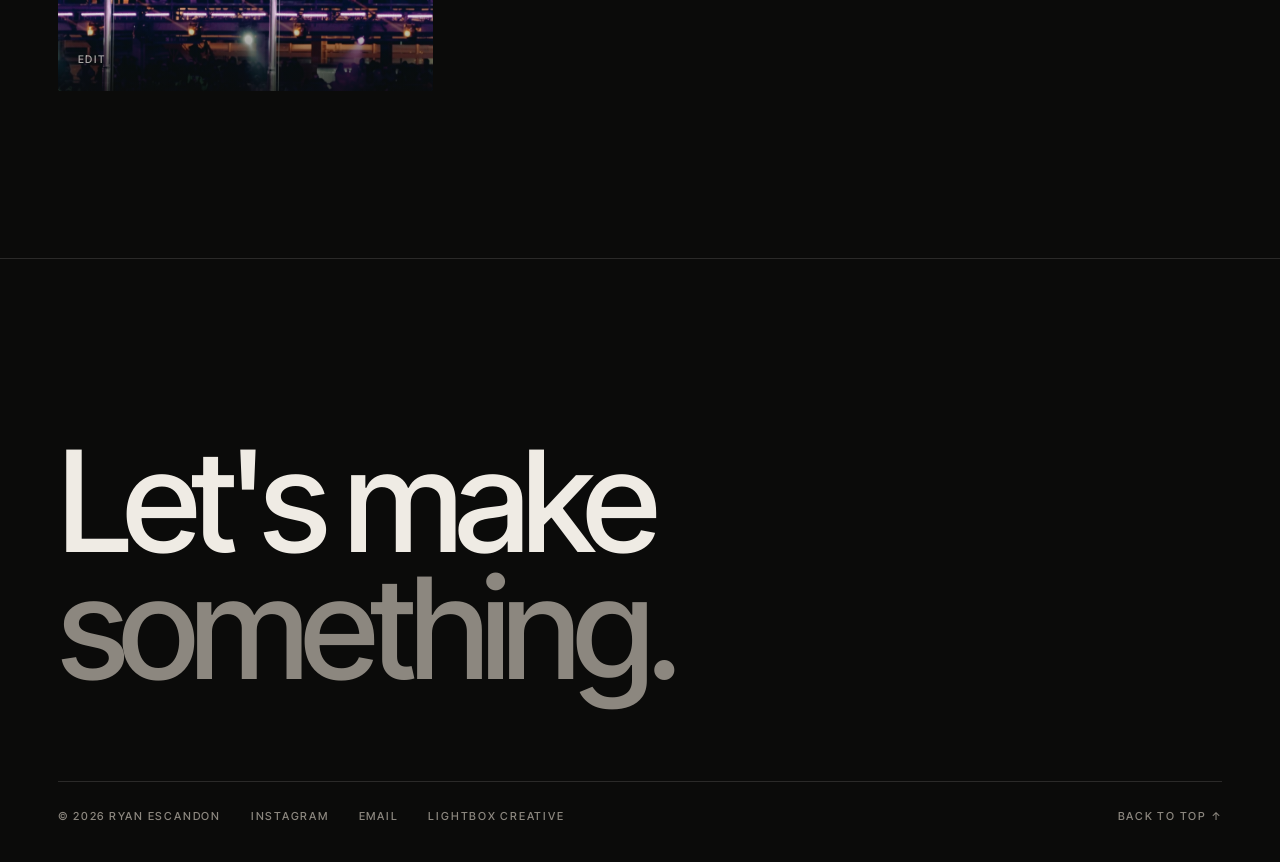
<file: work/index.html>
<!DOCTYPE html>
<html lang="en">
<head>
  <meta charset="UTF-8">
  <meta name="viewport" content="width=device-width, initial-scale=1.0">
  <meta name="theme-color" content="#0b0b0a">
  <title>Archive | Ryan Escandon</title>
  <meta name="description" content="Archive: follow cams, World Cup and Olympic work, and edits by Ryan Escandon.">
  <link rel="canonical" href="https://ryanesco.com/work/">
  <meta property="og:title" content="Archive | Ryan Escandon">
  <meta property="og:description" content="Archive: follow cams, World Cup and Olympic work, and edits by Ryan Escandon.">
  <meta property="og:url" content="https://ryanesco.com/work/">
  <meta name="twitter:card" content="summary_large_image">
  <meta property="og:type" content="website">
  <meta property="og:image" content="https://ryanesco.com/assets/posters/hero-action.jpg">
  <link rel="icon" href="data:image/svg+xml,%3Csvg xmlns='http://www.w3.org/2000/svg' viewBox='0 0 100 100'%3E%3Crect width='100' height='100' rx='20' fill='%230b0b0a'/%3E%3Ctext x='50' y='67' font-family='Helvetica,Arial,sans-serif' font-weight='600' letter-spacing='-3' font-size='46' fill='%23efebe4' text-anchor='middle'%3ERE%3C/text%3E%3C/svg%3E">
  <link rel="preconnect" href="https://fonts.googleapis.com">
  <link rel="preconnect" href="https://fonts.gstatic.com" crossorigin>
  <link href="https://fonts.googleapis.com/css2?family=Inter+Tight:ital,wght@0,300;0,400;0,500;0,600;1,300;1,400&display=swap" rel="stylesheet">
  <link rel="stylesheet" href="../css/style.css">
</head>
<body data-page="work" data-base="../">
  <a class="skip" href="#main">Skip to content</a>
  <div class="cursor" id="cursor" aria-hidden="true"><span>Play</span></div>
  <header class="nav nav--solid" id="nav">
    <nav class="nav__side" aria-label="Main">
      <a href="../index.html#work">Work</a>
      <a href="../index.html#services">Services</a>
      <a href="../index.html#about">About</a>
    </nav>
    <a class="nav__mark" href="../index.html" aria-label="Ryan Escandon, home">Ryan <em>Escandon</em></a>
    <div class="nav__side nav__side--r">
      <a href="../work/">Archive</a>
      <a href="../index.html#start" class="nav__cta">Inquire</a>
      <button class="nav__menu" id="navMenu" aria-expanded="false" aria-controls="navDrawer">Menu</button>
    </div>
    <div class="nav__drawer" id="navDrawer">
      <a href="../index.html#work">Work</a><a href="../index.html#services">Services</a><a href="../index.html#about">About</a><a href="../work/">Archive</a><a href="../index.html#start">Inquire</a>
    </div>
  </header>
  <main id="main">
  <section class="page-hero">
    <p class="eyebrow"><a href="../index.html">← Home</a> &nbsp;·&nbsp; Archive</p>
    <h1 class="display display--xl">The <em>archive.</em></h1>
    <p class="page-hero__sub">Follow cams, World Cup and Olympic work, and edits. For partnerships and destination films, see <a href="../index.html#work">selected work</a>.</p>
  </section>
  <section class="section" style="padding-top:20px">
    <div class="more" id="moreWork"></div>
  </section>
  <section class="section section--bone" id="beijing" hidden>
    <div class="head">
      <p class="eyebrow">On assignment</p>
      <h2 class="display" id="beijingTitle"></h2>
    </div>
    <div class="beijing" id="beijingGrid"></div>
    <div class="beijing__strip" id="beijingStrip"></div>
  </section>
  <section class="section" id="archive">
    <div class="head head--split">
      <div>
        <h2 class="display">All <em>clips.</em></h2>
      </div>
      <div class="chips" aria-label="Filter work">
        <button class="chip chip--on" data-kind="all" aria-pressed="true">All</button>
        <button class="chip" data-kind="brand" aria-pressed="false">Film + edit</button>
        <button class="chip" data-kind="snow" aria-pressed="false">Follow cams</button>
        <button class="chip" data-kind="edit" aria-pressed="false">Edits</button>
      </div>
    </div>
    <div class="archive" id="archiveGrid"></div>
  </section>
  </main>
  <footer class="footer">
    <a class="footer__big" href="../index.html#start"><span>Let's make</span> <em>something.</em></a>
    <div class="footer__row">
      <span>© <span id="year"></span> Ryan Escandon</span>
      <a id="footInsta" href="#" target="_blank" rel="noopener">Instagram</a>
      <a id="footMail" href="#">Email</a>
      <a id="footLightbox" href="#">Lightbox Creative</a>
      <a href="#main">Back to top ↑</a>
    </div>
  </footer>
  <div class="player" id="player" aria-hidden="true" role="dialog" aria-modal="true" aria-label="Video player">
    <div class="player__box">
      <button class="player__close" id="playerClose" aria-label="Close">Close ✕</button>
      <video class="player__video" id="playerVideo" controls playsinline></video>
      <p class="player__caption" id="playerCaption"></p>
    </div>
  </div>
  <script src="../data/work.js"></script>
  <script src="../js/main.js"></script>
</body>
</html>
</file>
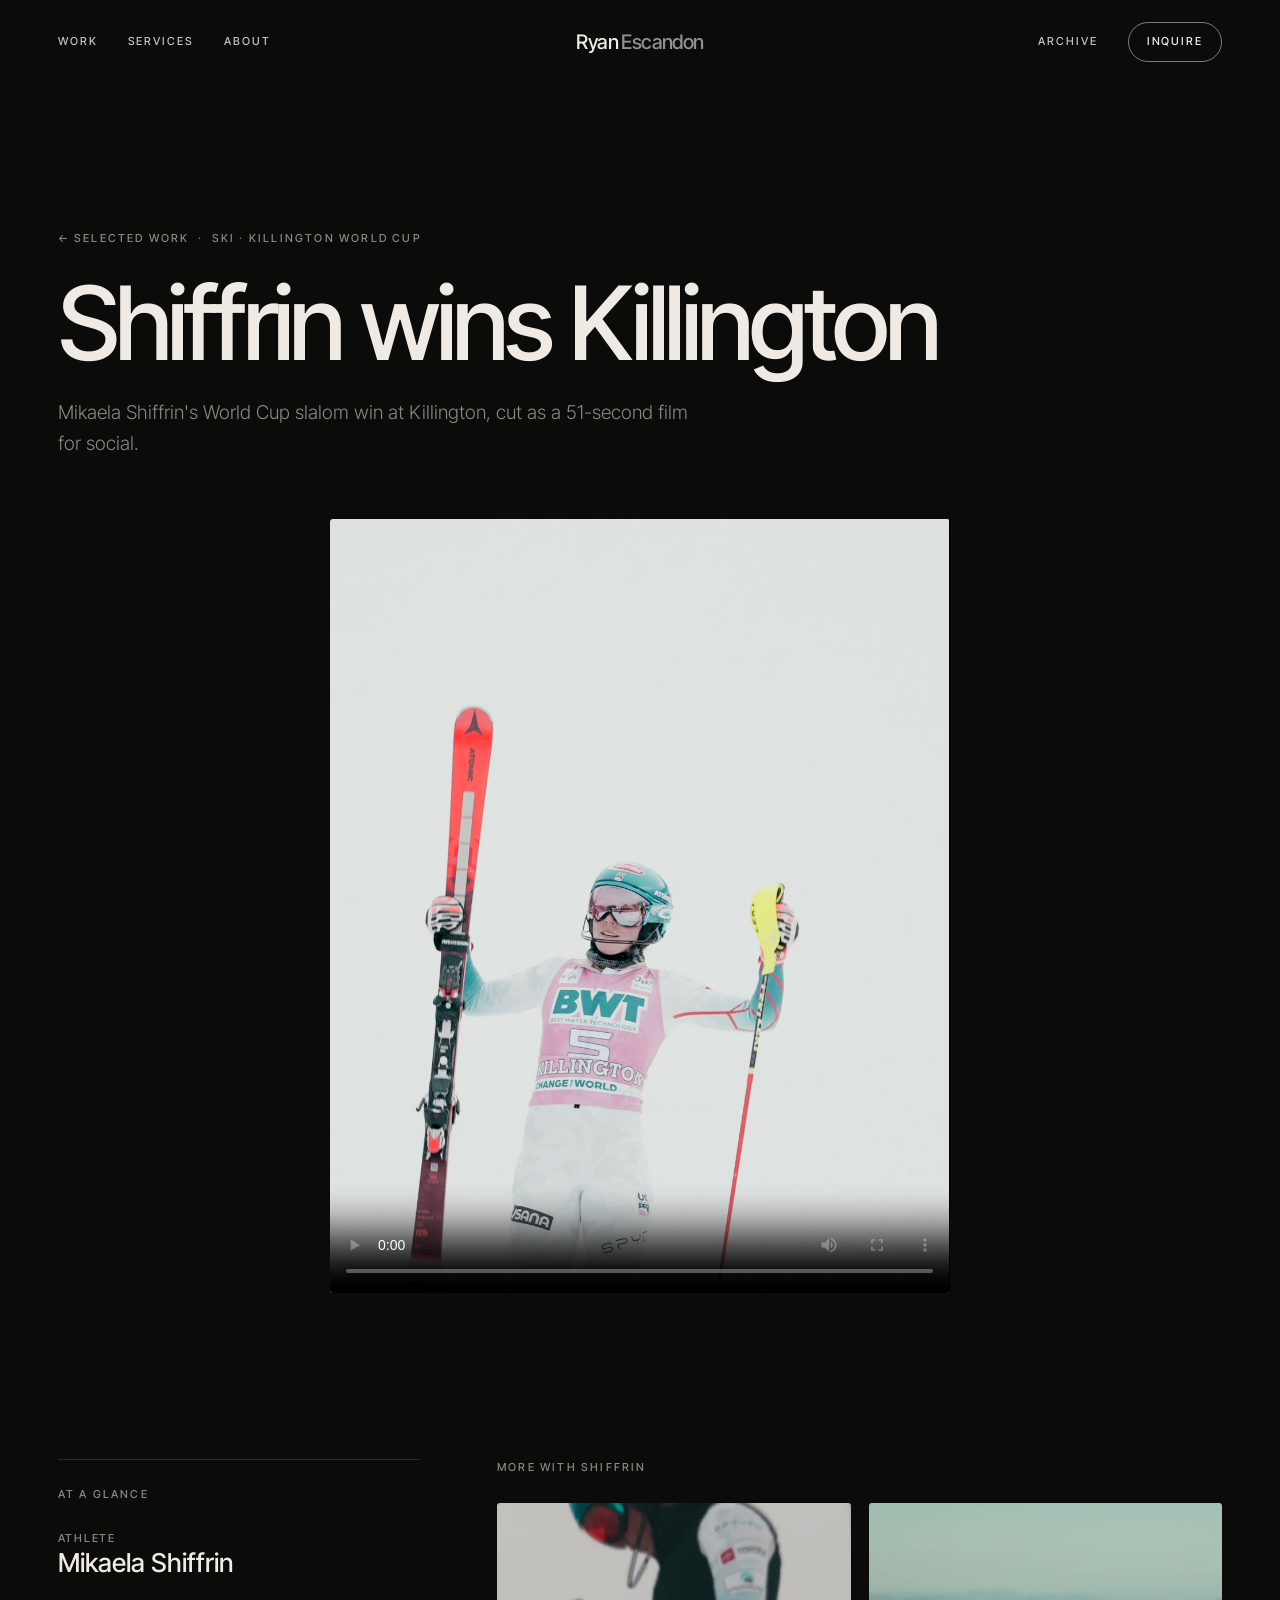
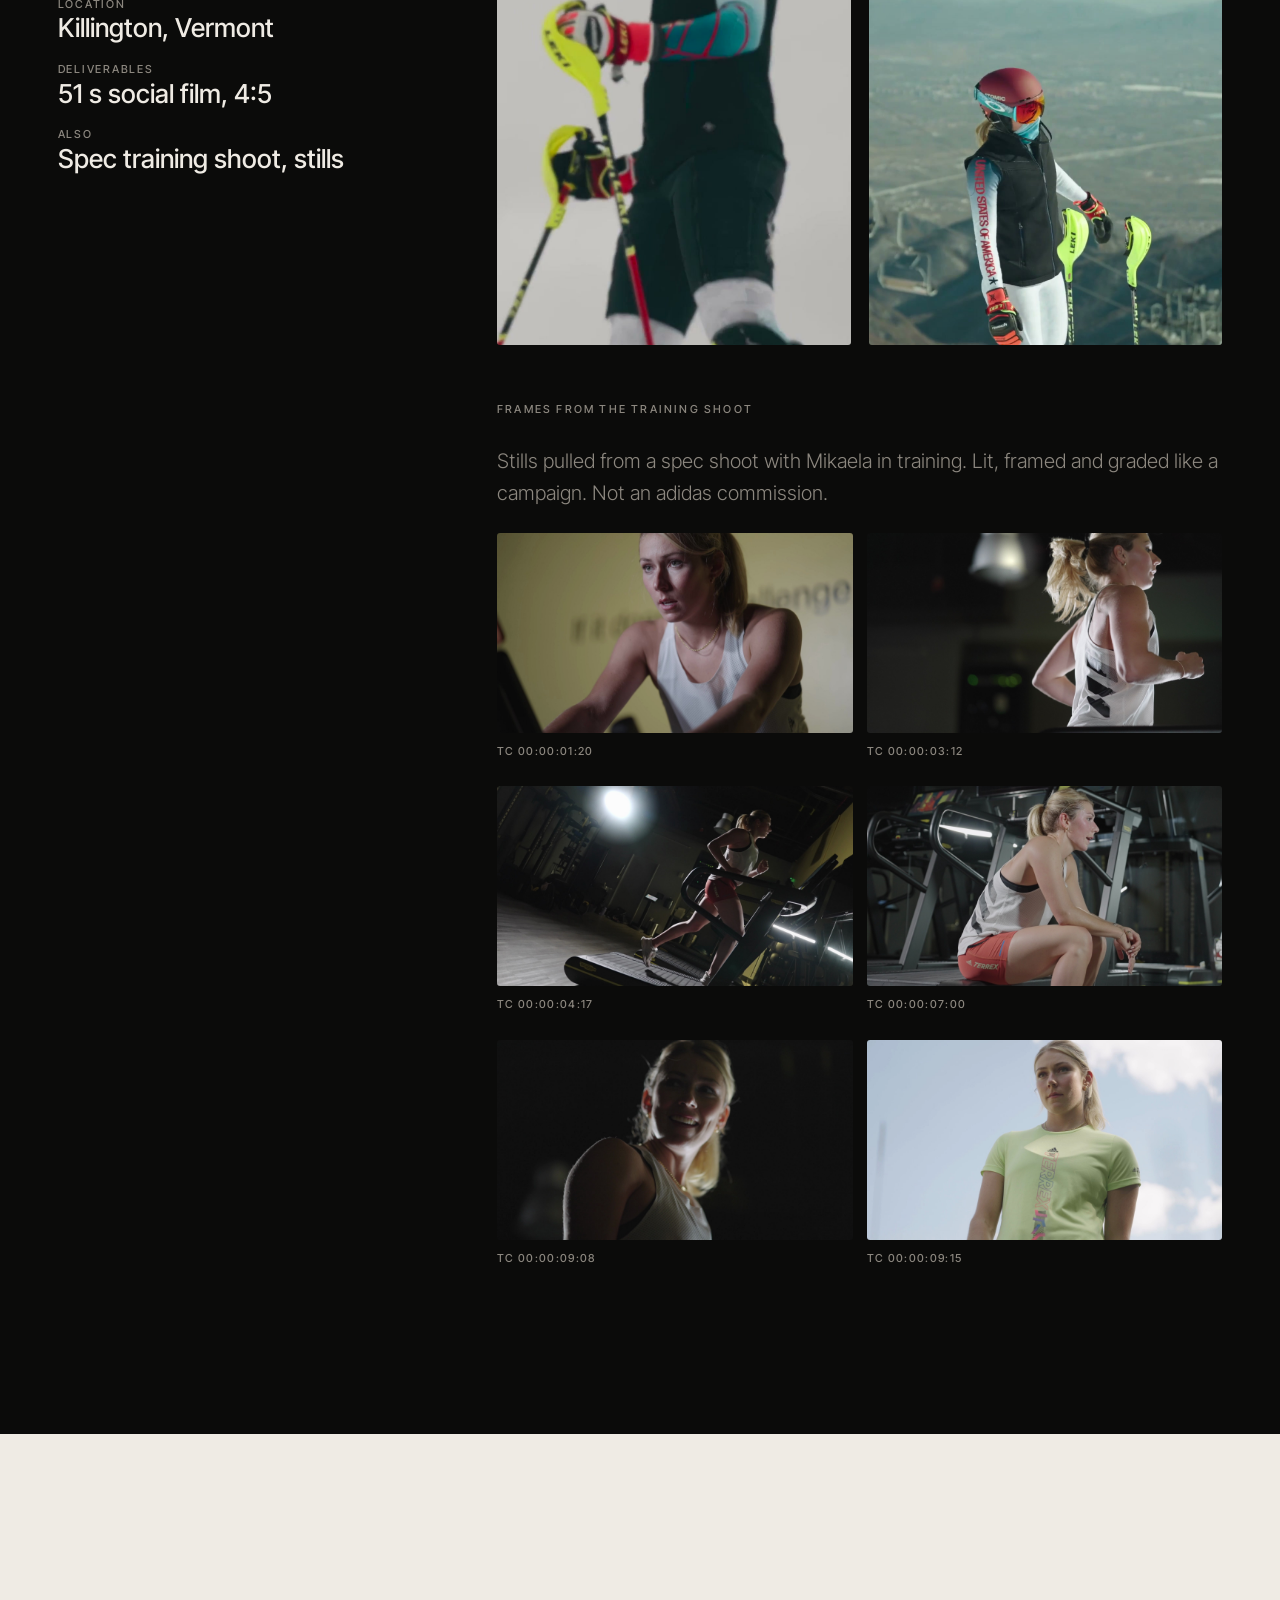
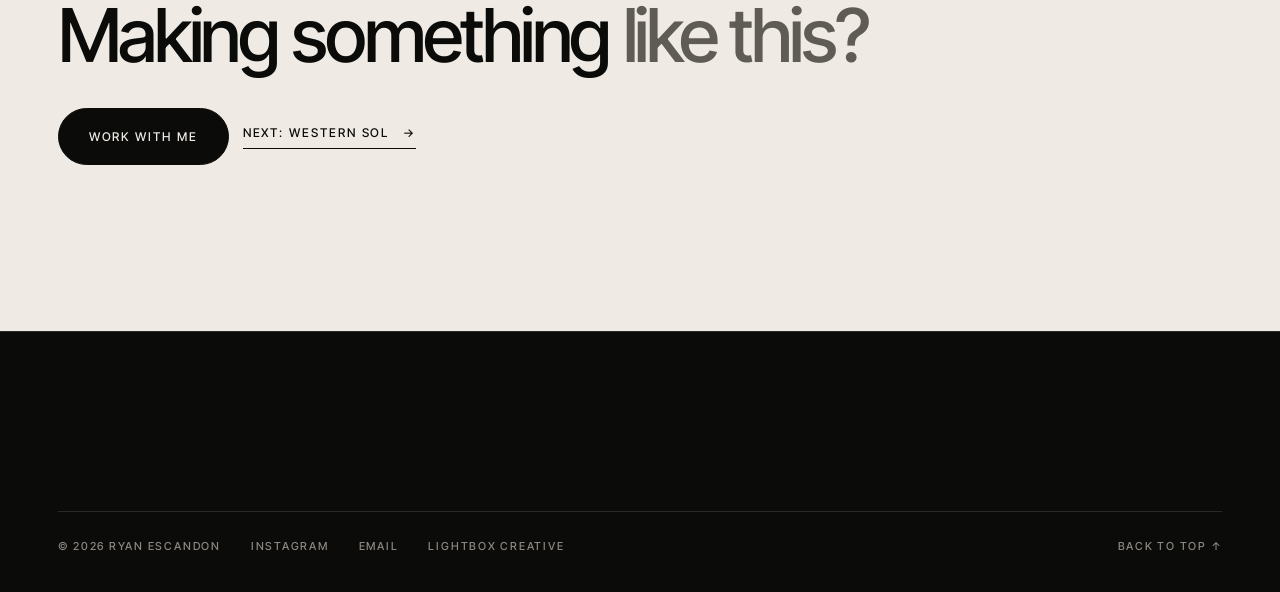
<file: work/shiffrin-killington.html>
<!DOCTYPE html>
<html lang="en">
<head>
  <meta charset="UTF-8">
  <meta name="viewport" content="width=device-width, initial-scale=1.0">
  <meta name="theme-color" content="#0b0b0a">
  <title>Shiffrin wins Killington | Ryan Escandon</title>
  <meta name="description" content="Mikaela Shiffrin's World Cup slalom win at Killington, filmed and cut for social, plus frames from a training shoot. By Ryan Escandon.">
  <link rel="canonical" href="https://ryanesco.com/work/shiffrin-killington.html">
  <meta property="og:title" content="Shiffrin wins Killington | Ryan Escandon">
  <meta property="og:description" content="Mikaela Shiffrin's World Cup slalom win at Killington, filmed and cut for social, plus frames from a training shoot. By Ryan Escandon.">
  <meta property="og:url" content="https://ryanesco.com/work/shiffrin-killington.html">
  <meta name="twitter:card" content="summary_large_image">
  <meta property="og:type" content="website">
  <meta property="og:image" content="https://ryanesco.com/assets/posters/line-slalom.jpg">
  <link rel="icon" href="data:image/svg+xml,%3Csvg xmlns='http://www.w3.org/2000/svg' viewBox='0 0 100 100'%3E%3Crect width='100' height='100' rx='20' fill='%230b0b0a'/%3E%3Ctext x='50' y='67' font-family='Helvetica,Arial,sans-serif' font-weight='600' letter-spacing='-3' font-size='46' fill='%23efebe4' text-anchor='middle'%3ERE%3C/text%3E%3C/svg%3E">
  <link rel="preconnect" href="https://fonts.googleapis.com">
  <link rel="preconnect" href="https://fonts.gstatic.com" crossorigin>
  <link href="https://fonts.googleapis.com/css2?family=Inter+Tight:ital,wght@0,300;0,400;0,500;0,600;1,300;1,400&display=swap" rel="stylesheet">
  <link rel="stylesheet" href="../css/style.css">
</head>
<body data-page="case" data-case="shiffrin-killington" data-base="../">
  <a class="skip" href="#main">Skip to content</a>
  <div class="cursor" id="cursor" aria-hidden="true"><span>Play</span></div>
  <header class="nav nav--solid" id="nav">
    <nav class="nav__side" aria-label="Main">
      <a href="../index.html#work">Work</a>
      <a href="../index.html#services">Services</a>
      <a href="../index.html#about">About</a>
    </nav>
    <a class="nav__mark" href="../index.html" aria-label="Ryan Escandon, home">Ryan <em>Escandon</em></a>
    <div class="nav__side nav__side--r">
      <a href="../work/">Archive</a>
      <a href="../index.html#start" class="nav__cta">Inquire</a>
      <button class="nav__menu" id="navMenu" aria-expanded="false" aria-controls="navDrawer">Menu</button>
    </div>
    <div class="nav__drawer" id="navDrawer">
      <a href="../index.html#work">Work</a><a href="../index.html#services">Services</a><a href="../index.html#about">About</a><a href="../work/">Archive</a><a href="../index.html#start">Inquire</a>
    </div>
  </header>
  <main id="main"><div id="case"></div></main>
  <footer class="footer">
    <a class="footer__big" href="../index.html#start"><span>Let's make</span> <em>something.</em></a>
    <div class="footer__row">
      <span>© <span id="year"></span> Ryan Escandon</span>
      <a id="footInsta" href="#" target="_blank" rel="noopener">Instagram</a>
      <a id="footMail" href="#">Email</a>
      <a id="footLightbox" href="#">Lightbox Creative</a>
      <a href="#main">Back to top ↑</a>
    </div>
  </footer>
  <div class="player" id="player" aria-hidden="true" role="dialog" aria-modal="true" aria-label="Video player">
    <div class="player__box">
      <button class="player__close" id="playerClose" aria-label="Close">Close ✕</button>
      <video class="player__video" id="playerVideo" controls playsinline></video>
      <p class="player__caption" id="playerCaption"></p>
    </div>
  </div>
  <div class="photobox" id="photoBox" aria-hidden="true" role="dialog" aria-modal="true" aria-label="Photo">
    <button class="player__close" id="photoClose" aria-label="Close photo">Close ✕</button>
    <img id="photoImg" alt="">
    <p class="player__caption" id="photoCap"></p>
  </div>
  <script src="../data/work.js"></script>
  <script src="../js/main.js"></script>
</body>
</html>
</file>
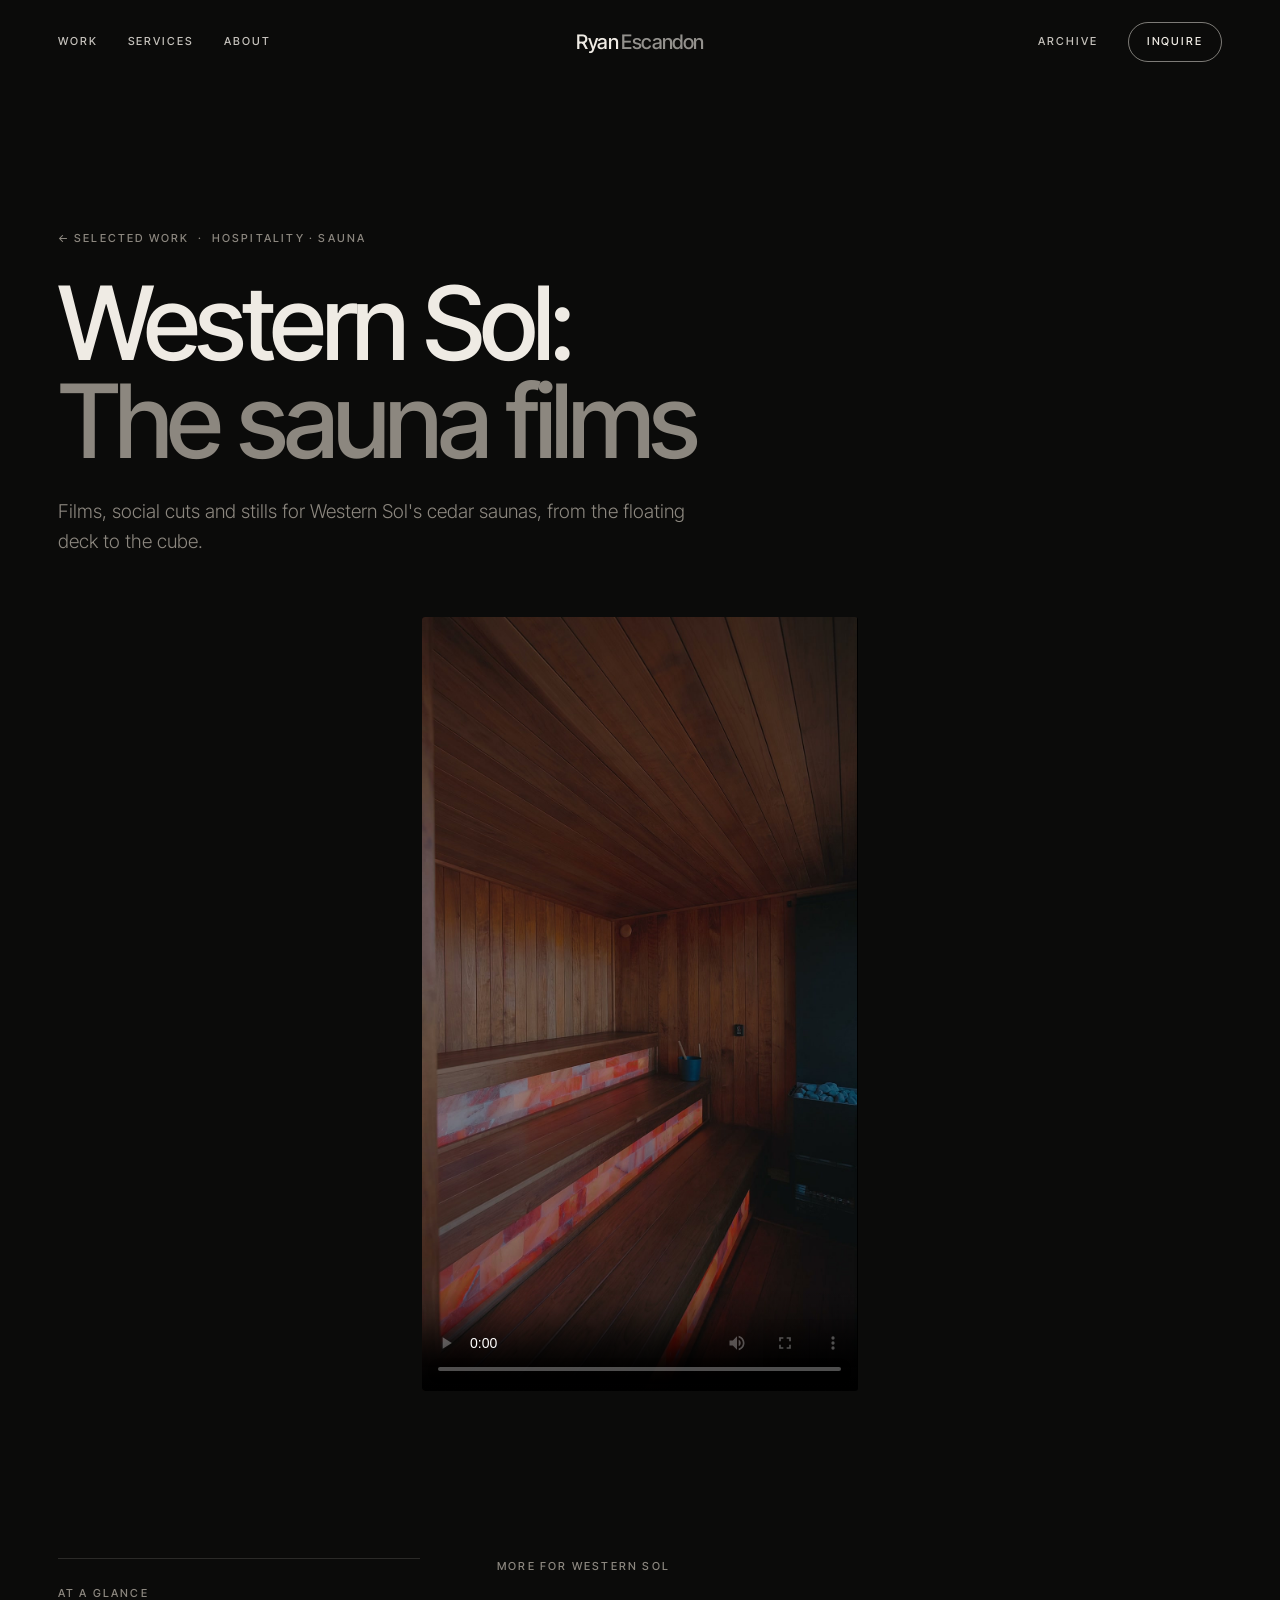
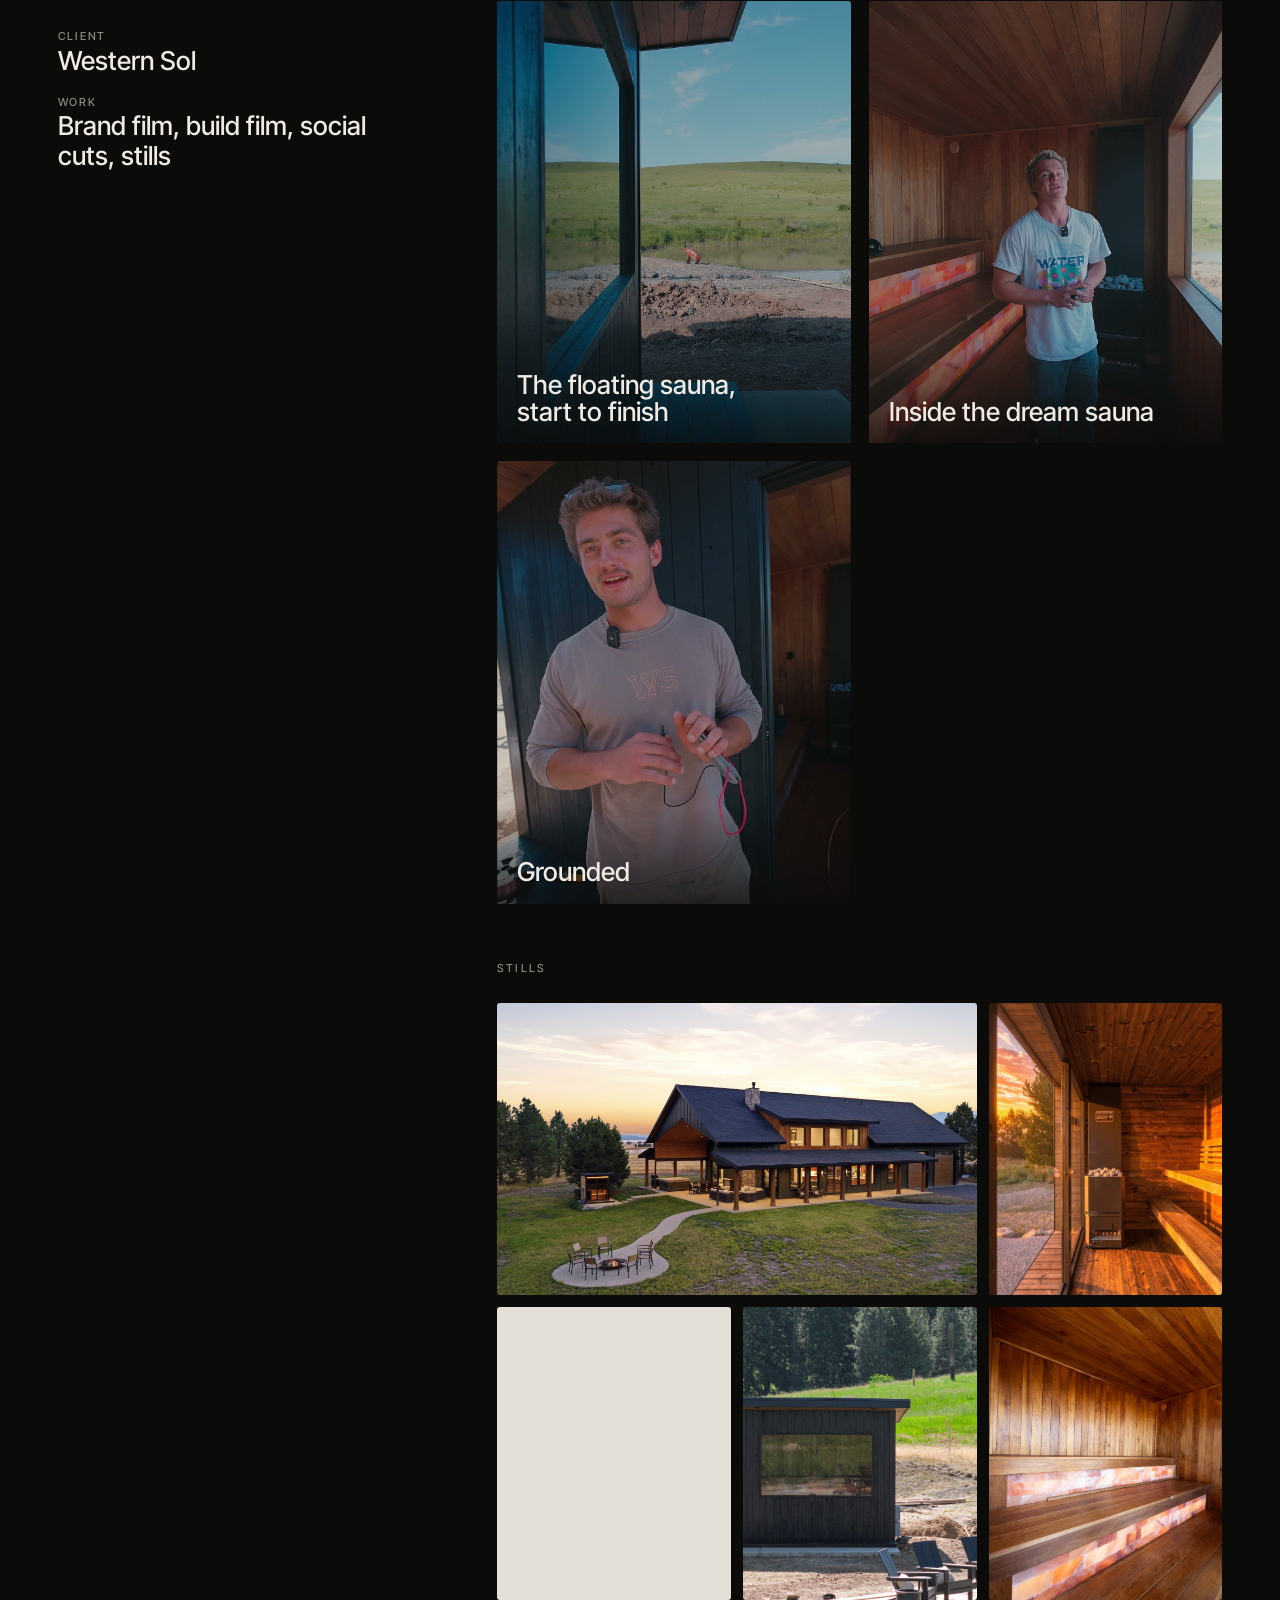
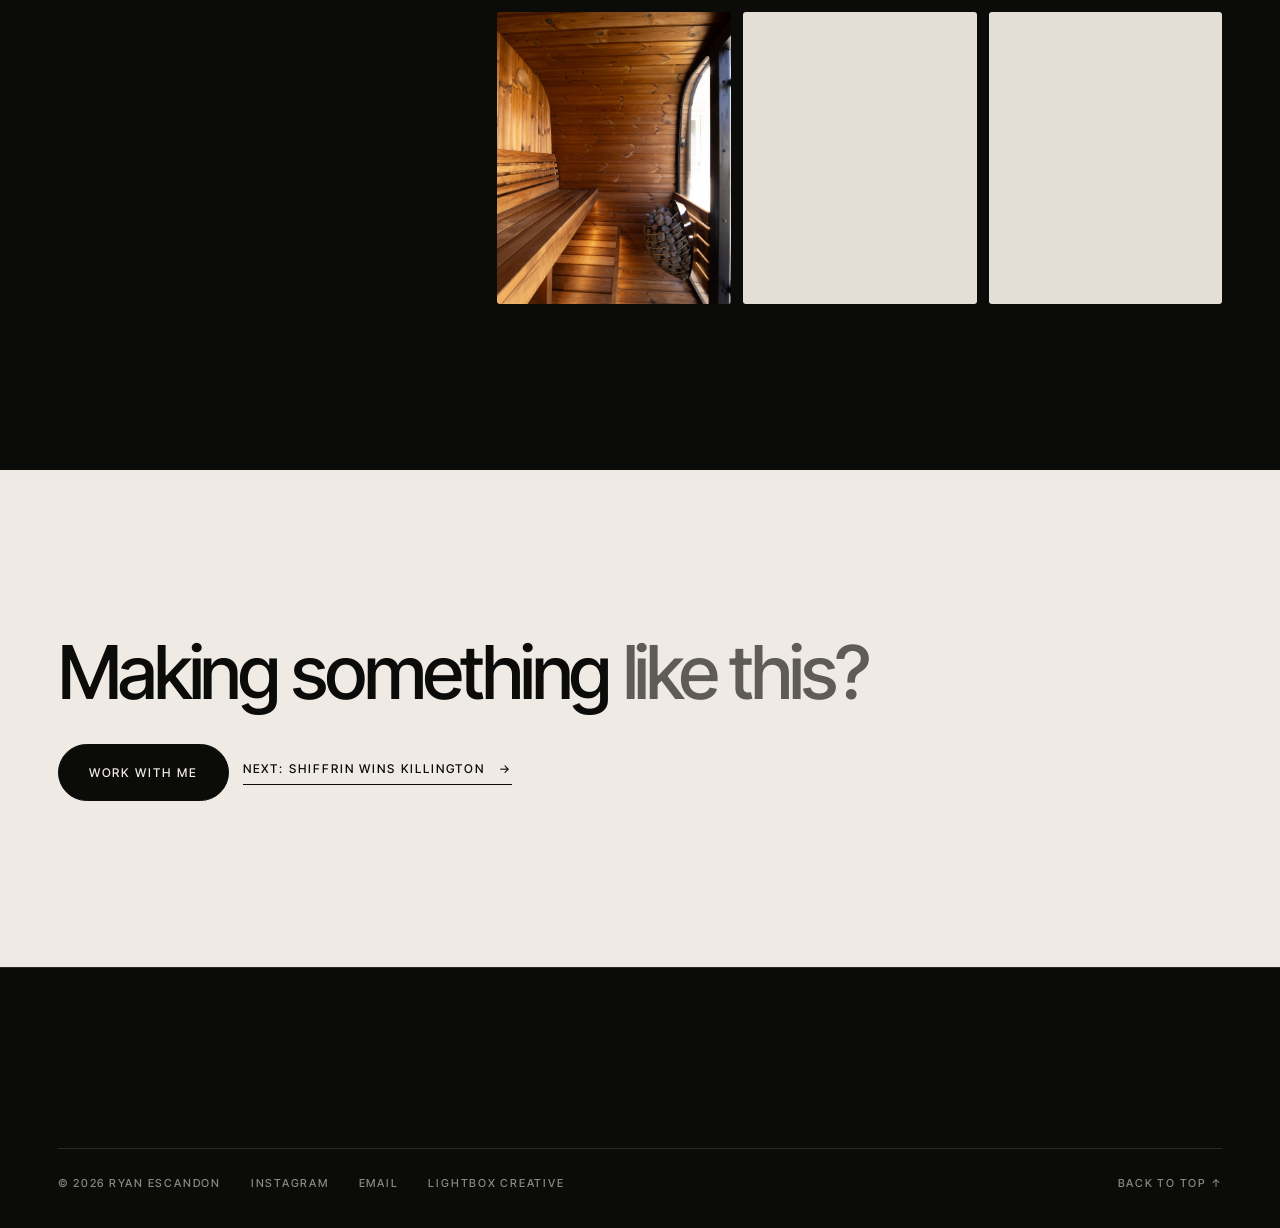
<file: work/western-sol.html>
<!DOCTYPE html>
<html lang="en">
<head>
  <meta charset="UTF-8">
  <meta name="viewport" content="width=device-width, initial-scale=1.0">
  <meta name="theme-color" content="#0b0b0a">
  <title>Western Sol: The sauna films | Ryan Escandon</title>
  <meta name="description" content="Films, social cuts and stills for Western Sol's cedar saunas, by Ryan Escandon.">
  <link rel="canonical" href="https://ryanesco.com/work/western-sol.html">
  <meta property="og:title" content="Western Sol: The sauna films | Ryan Escandon">
  <meta property="og:description" content="Films, social cuts and stills for Western Sol's cedar saunas, by Ryan Escandon.">
  <meta property="og:url" content="https://ryanesco.com/work/western-sol.html">
  <meta name="twitter:card" content="summary_large_image">
  <meta property="og:type" content="website">
  <meta property="og:image" content="https://ryanesco.com/assets/posters/westernsol-hero.jpg">
  <link rel="icon" href="data:image/svg+xml,%3Csvg xmlns='http://www.w3.org/2000/svg' viewBox='0 0 100 100'%3E%3Crect width='100' height='100' rx='20' fill='%230b0b0a'/%3E%3Ctext x='50' y='67' font-family='Helvetica,Arial,sans-serif' font-weight='600' letter-spacing='-3' font-size='46' fill='%23efebe4' text-anchor='middle'%3ERE%3C/text%3E%3C/svg%3E">
  <link rel="preconnect" href="https://fonts.googleapis.com">
  <link rel="preconnect" href="https://fonts.gstatic.com" crossorigin>
  <link href="https://fonts.googleapis.com/css2?family=Inter+Tight:ital,wght@0,300;0,400;0,500;0,600;1,300;1,400&display=swap" rel="stylesheet">
  <link rel="stylesheet" href="../css/style.css">
</head>
<body data-page="case" data-case="western-sol" data-base="../">
  <a class="skip" href="#main">Skip to content</a>
  <div class="cursor" id="cursor" aria-hidden="true"><span>Play</span></div>
  <header class="nav nav--solid" id="nav">
    <nav class="nav__side" aria-label="Main">
      <a href="../index.html#work">Work</a>
      <a href="../index.html#services">Services</a>
      <a href="../index.html#about">About</a>
    </nav>
    <a class="nav__mark" href="../index.html" aria-label="Ryan Escandon, home">Ryan <em>Escandon</em></a>
    <div class="nav__side nav__side--r">
      <a href="../work/">Archive</a>
      <a href="../index.html#start" class="nav__cta">Inquire</a>
      <button class="nav__menu" id="navMenu" aria-expanded="false" aria-controls="navDrawer">Menu</button>
    </div>
    <div class="nav__drawer" id="navDrawer">
      <a href="../index.html#work">Work</a><a href="../index.html#services">Services</a><a href="../index.html#about">About</a><a href="../work/">Archive</a><a href="../index.html#start">Inquire</a>
    </div>
  </header>
  <main id="main"><div id="case"></div></main>
  <footer class="footer">
    <a class="footer__big" href="../index.html#start"><span>Let's make</span> <em>something.</em></a>
    <div class="footer__row">
      <span>© <span id="year"></span> Ryan Escandon</span>
      <a id="footInsta" href="#" target="_blank" rel="noopener">Instagram</a>
      <a id="footMail" href="#">Email</a>
      <a id="footLightbox" href="#">Lightbox Creative</a>
      <a href="#main">Back to top ↑</a>
    </div>
  </footer>
  <div class="player" id="player" aria-hidden="true" role="dialog" aria-modal="true" aria-label="Video player">
    <div class="player__box">
      <button class="player__close" id="playerClose" aria-label="Close">Close ✕</button>
      <video class="player__video" id="playerVideo" controls playsinline></video>
      <p class="player__caption" id="playerCaption"></p>
    </div>
  </div>
  <div class="photobox" id="photoBox" aria-hidden="true" role="dialog" aria-modal="true" aria-label="Photo">
    <button class="player__close" id="photoClose" aria-label="Close photo">Close ✕</button>
    <img id="photoImg" alt="">
    <p class="player__caption" id="photoCap"></p>
  </div>
  <script src="../data/work.js"></script>
  <script src="../js/main.js"></script>
</body>
</html>
</file>
<file: css/style.css>
/* ============================================================
   RYAN ESCANDON: luxury edition
   Black and bone. An editorial serif for the big lines, a quiet
   grotesk for everything else. Footage full-bleed. Motion slow
   and deliberate. One warm accent, used rarely.
   ============================================================ */

:root {
  --black: #0b0b0a;
  --black-2: #151513;
  --bone: #efebe4;
  --bone-2: #e4dfd6;
  --stone: #8c877f;
  --stone-2: #5f5b55;
  --line-dark: rgba(239, 235, 228, .14);
  --line-light: rgba(11, 11, 10, .14);
  --sand: #c8b28e;
  --red: #e0002a;
  --serif: "Inter Tight", "Helvetica Neue", Arial, sans-serif;
  --sans: "Inter Tight", "Helvetica Neue", Arial, sans-serif;
  --pad: clamp(18px, 4.5vw, 72px);
  --max: 1440px;
  --ease: cubic-bezier(.16, 1, .3, 1);
  --slow: 1.2s;
}

* { margin: 0; padding: 0; box-sizing: border-box; }
html { scroll-behavior: smooth; overflow-x: clip; }
body {
  background: var(--black); color: var(--bone);
  font-family: var(--sans); font-weight: 300; font-size: 17px; line-height: 1.6;
  -webkit-font-smoothing: antialiased; text-rendering: optimizeLegibility;
}
::selection { background: var(--bone); color: var(--black); }
img, video { display: block; max-width: 100%; }
a { color: inherit; }
button { font: inherit; color: inherit; cursor: pointer; background: none; border: 0; }
[hidden] { display: none !important; }
em { font-style: italic; }
.mono { font-family: var(--sans); font-weight: 500; font-size: 11px; letter-spacing: .16em; text-transform: uppercase; }
.skip { position: absolute; left: -9999px; top: 8px; z-index: 300; background: var(--bone); color: var(--black); padding: 10px 16px; }
.skip:focus { left: 8px; }
:focus-visible { outline: 1px solid currentColor; outline-offset: 4px; }
.center { text-align: center; }

/* ---------- type ---------- */
.eyebrow { font-weight: 500; font-size: 11px; letter-spacing: .2em; text-transform: uppercase; color: var(--stone); margin-bottom: 26px; display: block; }
.eyebrow a { text-decoration: none; }
.eyebrow--center { text-align: center; }
.eyebrow--dim { margin-bottom: 18px; }
.display { font-family: var(--serif); font-weight: 400; font-size: clamp(44px, 6.4vw, 108px); line-height: .98; letter-spacing: -.015em; }
.display em { color: var(--stone); }
.display--xl { font-size: clamp(56px, 9vw, 150px); }
.section--bone .display em, .section--bone .eyebrow { color: var(--stone-2); }

/* ---------- buttons & links ---------- */
.btn {
  display: inline-flex; align-items: center; justify-content: center; gap: 12px;
  font-weight: 500; font-size: 12px; letter-spacing: .16em; text-transform: uppercase; text-decoration: none; white-space: nowrap;
  padding: 18px 30px; border-radius: 999px; border: 1px solid currentColor;
  transition: background .5s var(--ease), color .5s var(--ease), border-color .5s var(--ease);
}
.btn--light { background: var(--bone); color: var(--black); border-color: var(--bone); }
.btn--light:hover { background: transparent; color: var(--bone); }
.btn--ghost { color: var(--bone); border-color: rgba(239, 235, 228, .45); }
.btn--ghost:hover { background: var(--bone); color: var(--black); border-color: var(--bone); }
.btn--dark { background: var(--black); color: var(--bone); border-color: var(--black); }
.btn--dark:hover { background: transparent; color: var(--black); }
.btn--sm { padding: 13px 22px; }
.btn--wide { width: 100%; }
.btn__dot { width: 7px; height: 7px; border-radius: 50%; background: var(--sand); animation: breathe 2.4s ease-in-out infinite; }
@keyframes breathe { 50% { opacity: .3; } }
.link-arrow { display: inline-flex; align-items: center; gap: 14px; font-weight: 500; font-size: 12px; letter-spacing: .16em; text-transform: uppercase; text-decoration: none; padding-bottom: 6px; border-bottom: 1px solid currentColor; }
.link-arrow::after { content: "→"; transition: transform .6s var(--ease); }
.link-arrow:hover::after { transform: translateX(6px); }

/* ---------- draft mode ---------- */
.is-draft [data-draft] { outline: 2px dashed var(--red); outline-offset: 4px; position: relative; }
.is-draft [data-draft]::after {
  content: "ASK RYAN"; position: absolute; top: -11px; right: 0; z-index: 5;
  font: 600 9.5px var(--sans); letter-spacing: .08em; color: #fff; background: var(--red);
  padding: 3px 7px; border-radius: 999px; pointer-events: none; white-space: nowrap;
}
.is-draft [data-draft]:hover::after { content: "ASK RYAN · " attr(data-ask); white-space: normal; max-width: 320px; text-align: left; }
.draft-banner { position: fixed; right: 14px; bottom: 14px; z-index: 120; max-width: 300px; background: var(--bone); color: var(--black); border: 2px dashed var(--red); border-radius: 10px; padding: 10px 14px; font-size: 12.5px; line-height: 1.4; }
.draft-banner b { color: var(--red); margin-right: 6px; }
.draft-banner code { font-size: 11.5px; }
.is-draft .footer { padding-bottom: 120px; }

/* ---------- cursor + hover preview ---------- */
.cursor { position: fixed; left: 0; top: 0; z-index: 250; pointer-events: none; opacity: 0; transition: opacity .3s; mix-blend-mode: difference; }
.cursor.on { opacity: 1; }
.cursor span {
  display: grid; place-items: center; width: 8px; height: 8px; margin: -4px 0 0 -4px; border-radius: 50%;
  background: var(--bone); color: var(--black); font: 500 0px var(--sans); letter-spacing: .16em; text-transform: uppercase;
  transition: width .5s var(--ease), height .5s var(--ease), margin .5s var(--ease), font-size .3s;
}
.cursor--link span { width: 36px; height: 36px; margin: -18px 0 0 -18px; background: transparent; border: 1px solid var(--bone); }
.cursor--play span { width: 92px; height: 92px; margin: -46px 0 0 -46px; font-size: 10.5px; }
.hover-vid { position: fixed; left: 0; top: 0; z-index: 60; pointer-events: none; width: 340px; aspect-ratio: 16 / 10; margin: -110px 0 0 30px; overflow: hidden; border-radius: 4px; opacity: 0; transition: opacity .4s var(--ease); }
.hover-vid.on { opacity: 1; }
.hover-vid video { width: 100%; height: 100%; object-fit: cover; }

/* ---------- nav ---------- */
.nav {
  position: fixed; top: 0; left: 0; right: 0; z-index: 80;
  display: grid; grid-template-columns: 1fr auto 1fr; align-items: center;
  padding: 22px var(--pad); color: var(--bone);
  transition: transform .6s var(--ease), background .6s var(--ease), padding .6s var(--ease);
}
.nav--solid { background: rgba(11, 11, 10, .82); backdrop-filter: blur(14px); -webkit-backdrop-filter: blur(14px); padding-top: 14px; padding-bottom: 14px; }
.nav--hidden { transform: translateY(-100%); }
.nav__side { display: flex; gap: 30px; }
.nav__side--r { justify-content: flex-end; align-items: center; }
.nav__side a { text-decoration: none; font-weight: 500; font-size: 11px; letter-spacing: .18em; text-transform: uppercase; opacity: .82; transition: opacity .3s; }
.nav__side a:hover { opacity: 1; }
.nav__mark { font-family: var(--serif); font-size: 26px; text-decoration: none; letter-spacing: -.01em; white-space: nowrap; }
.nav__mark em { color: rgba(239, 235, 228, .66); }
.nav__cta { padding: 10px 18px; border: 1px solid rgba(239, 235, 228, .5); border-radius: 999px; opacity: 1 !important; transition: background .4s var(--ease), color .4s var(--ease) !important; }
.nav__cta:hover { background: var(--bone); color: var(--black); }

/* ---------- hero ---------- */
.hero { position: relative; height: 100svh; min-height: 620px; overflow: hidden; display: flex; align-items: flex-end; }
.hero__video { position: absolute; inset: 0; width: 100%; height: 100%; object-fit: cover; transform: scale(calc(1.06 + var(--hy, 0) * .08)) translateY(calc(var(--hy, 0) * 8%)); animation: heroIn 2.4s var(--ease) both; }
@keyframes heroIn { from { transform: scale(1.18); opacity: 0; } }
.hero__veil { position: absolute; inset: 0; background: linear-gradient(180deg, rgba(11,11,10,.55) 0%, rgba(11,11,10,.12) 35%, rgba(11,11,10,.25) 60%, rgba(11,11,10,.88) 100%); }
.hero__inner { position: relative; z-index: 2; width: 100%; padding: 0 var(--pad) clamp(70px, 11vh, 130px); opacity: calc(1 - var(--hy, 0) * 1.4); }
.hero__eyebrow { color: rgba(239, 235, 228, .75); animation: fade 1.4s var(--ease) .9s both; }
.hero__title { font-family: var(--serif); font-weight: 400; font-size: clamp(64px, 13vw, 230px); line-height: .86; letter-spacing: -.025em; margin-bottom: 30px; }
.hero__title em { color: rgba(239, 235, 228, .78); }
.line { display: block; overflow: hidden; padding-bottom: .04em; }
.line > span { display: inline-block; animation: rise 1.6s var(--ease) both; }
.line:nth-child(2) > span { animation-delay: .16s; }
@keyframes rise { from { transform: translateY(110%); } }
@keyframes fade { from { opacity: 0; transform: translateY(14px); } }
.hero__sub { max-width: 36em; font-size: clamp(16px, 1.3vw, 19px); color: rgba(239, 235, 228, .82); margin-bottom: 34px; animation: fade 1.4s var(--ease) 1.1s both; }
.hero__row { display: flex; flex-wrap: wrap; gap: 14px; align-items: center; animation: fade 1.4s var(--ease) 1.25s both; }
.hero__scroll { position: absolute; z-index: 2; right: var(--pad); bottom: clamp(70px, 11vh, 130px); display: flex; flex-direction: column; align-items: center; gap: 12px; text-decoration: none; font-weight: 500; font-size: 10px; letter-spacing: .24em; text-transform: uppercase; animation: fade 1.4s var(--ease) 1.5s both; }
.hero__scroll i { width: 1px; height: 64px; background: linear-gradient(var(--bone) 50%, transparent 50%); background-size: 1px 200%; animation: drip 2.2s var(--ease) infinite; }
@keyframes drip { from { background-position: 0 100%; } to { background-position: 0 -100%; } }

/* ---------- statement ---------- */
.statement { padding: clamp(120px, 18vw, 260px) var(--pad); max-width: var(--max); margin: 0 auto; }
.statement__text { font-family: var(--serif); font-size: clamp(34px, 4.6vw, 76px); line-height: 1.1; letter-spacing: -.01em; }
.sw { color: rgba(239, 235, 228, .16); transition: color .5s var(--ease); }
.sw.lit { color: var(--bone); }
.statement__price { margin-top: 48px; color: var(--sand); display: inline-block; }

/* ---------- credits marquee ---------- */
.credits { border-top: 1px solid var(--line-dark); border-bottom: 1px solid var(--line-dark); padding: 40px 0 46px; }
.marquee { overflow: hidden; }
.marquee__track { display: flex; width: max-content; will-change: transform; }
.marquee__set { display: flex; align-items: center; }
.marquee__set > span, .marquee__set > a { font-family: var(--serif); font-size: clamp(34px, 4.4vw, 70px); white-space: nowrap; padding: 0 34px; text-decoration: none; transition: color .4s; }
.marquee__set > a:hover { color: var(--sand); font-style: italic; }
.marquee__set i { font-style: normal; color: var(--sand); font-size: 14px; }














.has-cursor .card, .has-cursor .row { cursor: none; }

/* ---------- collage ---------- */
.collage { position: relative; height: 240vh; margin-top: clamp(80px, 10vw, 140px); }
.collage__stage { position: sticky; top: 0; height: 100vh; overflow: hidden; display: grid; place-items: center; }
.collage__items { position: absolute; inset: 0; }


.collage__title { position: relative; z-index: 2; text-align: center; font-size: clamp(54px, 9vw, 160px); mix-blend-mode: difference; }
.collage__title span { display: block; opacity: 0; transform: translateY(40px); transition: opacity 1.4s var(--ease), transform 1.4s var(--ease); }
.collage__title span + span { transition-delay: .15s; }
.collage__title.in span { opacity: 1; transform: none; }
.collage__title em { color: var(--bone); }

/* ---------- sections ---------- */
.section { padding: clamp(110px, 13vw, 200px) var(--pad); }
.section > * { max-width: var(--max); margin-left: auto; margin-right: auto; }
.section--bone { background: var(--bone); color: var(--black); }
.section--flush { padding-left: 0; padding-right: 0; }
.section--flush > .head { padding: 0 var(--pad); }
.head { margin-bottom: clamp(56px, 7vw, 100px); }
.head--split { display: flex; justify-content: space-between; align-items: flex-end; gap: 40px; flex-wrap: wrap; }
.head__aside { max-width: 24em; color: var(--stone-2); }

/* ---------- work list ---------- */
.worklist { list-style: none; border-top: 1px solid var(--line-dark); margin-bottom: 70px; }
.row {
  display: grid; grid-template-columns: 60px 1.1fr 1.3fr 220px 120px; align-items: center; gap: 24px;
  padding: 34px 0; border-bottom: 1px solid var(--line-dark); cursor: pointer; position: relative;
}
.row__n { color: var(--stone); }
.row__thumb { display: none; }
.row__title { font-family: var(--serif); font-size: clamp(34px, 4vw, 64px); line-height: 1; transition: transform .7s var(--ease); }
.row__sub { color: var(--stone); font-size: 15.5px; max-width: 30em; }
.row__tag { color: var(--stone); }
.row__case { justify-self: end; font-weight: 500; font-size: 11px; letter-spacing: .16em; text-transform: uppercase; text-decoration: none; border-bottom: 1px solid currentColor; padding-bottom: 3px; }
.row__case--none { border: 0; }
.worklist:hover .row { color: rgba(239, 235, 228, .35); }
.worklist:hover .row:hover { color: var(--bone); }
.row:hover .row__title { transform: translateX(18px); font-style: italic; }








/* ---------- services ---------- */
.services { border-top: 1px solid var(--line-light); }
.svc { border-bottom: 1px solid var(--line-light); }
.svc__head { width: 100%; display: grid; grid-template-columns: 60px 1fr 1.2fr 40px; align-items: center; gap: 24px; padding: 36px 0; text-align: left; }
.svc__n { color: var(--stone-2); }
.svc__name { font-family: var(--serif); font-size: clamp(36px, 4.4vw, 70px); line-height: 1; }
.svc__head:hover .svc__name, .svc--open .svc__name { font-style: italic; }
.svc__pitch { color: var(--stone-2); font-size: 16.5px; }
.svc__plus { position: relative; width: 22px; height: 22px; justify-self: end; flex: none; }
.svc__plus::before, .svc__plus::after { content: ""; position: absolute; left: 0; right: 0; top: 50%; height: 1px; background: currentColor; transition: transform .6s var(--ease); }
.svc__plus::after { transform: rotate(90deg); }
.svc--open .svc__plus::after, .qa--open .svc__plus::after { transform: rotate(0deg); }
.svc__body { display: grid; grid-template-rows: 0fr; transition: grid-template-rows .9s var(--ease); }
.svc__body > div { overflow: hidden; visibility: hidden; transition: visibility 0s .9s; }
.svc--open .svc__body { grid-template-rows: 1fr; }
.svc--open .svc__body > div { visibility: visible; transition-delay: 0s; }
.svc__grid { display: grid; grid-template-columns: 1fr 1.2fr; gap: clamp(28px, 4vw, 64px); padding: 6px 0 48px 84px; }
.svc__media { position: relative; aspect-ratio: 16 / 11; overflow: hidden; border-radius: 3px; background: var(--bone-2); }
.svc__media img, .svc__media video { position: absolute; inset: 0; width: 100%; height: 100%; object-fit: cover; }
.svc__media video { opacity: 0; transition: opacity .8s var(--ease); }
.svc__media.is-playing video { opacity: 1; }
.svc__info { display: flex; flex-direction: column; gap: 22px; }
.svc__info .mono { display: block; color: var(--stone-2); margin-bottom: 6px; }
.svc__for { font-size: 17px; }
.svc__list { list-style: none; display: grid; grid-template-columns: 1fr 1fr; gap: 10px 26px; }
.svc__list li { padding-left: 18px; position: relative; }
.svc__list li::before { content: ""; position: absolute; left: 0; top: .78em; width: 8px; height: 1px; background: currentColor; }
.svc__proof a { text-underline-offset: 4px; }
.svc__foot { margin-top: auto; display: flex; flex-wrap: wrap; align-items: center; gap: 14px; padding-top: 22px; border-top: 1px solid var(--line-light); }
.svc__price { font-family: var(--serif); font-size: 30px; margin-right: auto; }

/* ---------- loop ---------- */
.loop { display: grid; grid-template-columns: 1fr 1fr; gap: clamp(40px, 6vw, 110px); align-items: start; }
.loop__copy p:not(.eyebrow) { color: var(--stone); font-size: 18px; margin-top: 26px; max-width: 32em; }
.loop__copy .display { margin-bottom: 14px; }
.loop__nodes { list-style: none; display: grid; gap: 14px; }
.node { position: relative; display: grid; grid-template-columns: 60px 1fr; column-gap: 20px; padding: 30px 28px; border: 1px solid var(--line-dark); border-radius: 4px; overflow: hidden; isolation: isolate; transition: border-color .6s var(--ease); }
.node:hover { border-color: rgba(239, 235, 228, .4); }
.node__vid { position: absolute; inset: 0; z-index: -1; opacity: 0; transition: opacity .8s var(--ease); }
.node__vid::after { content: ""; position: absolute; inset: 0; background: rgba(11, 11, 10, .55); }
.node__vid video { width: 100%; height: 100%; object-fit: cover; }
.node.is-playing .node__vid { opacity: 1; }
.node__n { grid-row: span 2; color: var(--sand); padding-top: 10px; }
.node__name { font-family: var(--serif); font-size: clamp(32px, 3vw, 48px); line-height: 1.05; }
.node__line { color: var(--stone); }
.node.is-playing .node__line { color: var(--bone); }








/* ---------- process ---------- */
.track { position: relative; }
.track__rail { position: absolute; left: 0; right: 0; top: 7px; height: 1px; background: var(--line-dark); }
.track__fill { height: 100%; background: var(--sand); transform-origin: 0 50%; transform: scaleX(var(--p, 0)); }
.track__steps { list-style: none; display: grid; grid-template-columns: repeat(5, 1fr); gap: 32px; position: relative; }
.stepc__n { display: inline-block; padding-right: 12px; background: var(--black); color: var(--stone); transition: color .6s; }
.stepc.on .stepc__n { color: var(--sand); }
.stepc h3 { font-family: var(--serif); font-weight: 400; font-size: clamp(28px, 2.4vw, 38px); margin: 34px 0 10px; line-height: 1.05; }
.stepc p { color: var(--stone); font-size: 15.5px; }


.round { width: 54px; height: 54px; border-radius: 50%; border: 1px solid rgba(239, 235, 228, .35); transition: background .5s var(--ease), color .5s var(--ease); }
.round:hover { background: var(--bone); color: var(--black); }











/* ---------- cards (archive, strip, case pages) ---------- */
.card { position: relative; overflow: hidden; cursor: pointer; border-radius: 3px; background: var(--black-2); }
.card img, .card video { position: absolute; inset: 0; width: 100%; height: 100%; object-fit: cover; transition: transform 1.6s var(--ease), opacity .7s var(--ease); }
.card:hover img { transform: scale(1.05); }
.card video { opacity: 0; }
.card.is-playing video { opacity: 1; }
.card__meta { position: absolute; left: 0; right: 0; bottom: 0; z-index: 2; padding: 50px 20px 18px; background: linear-gradient(transparent, rgba(11, 11, 10, .75)); }
.card__tag { font-weight: 500; font-size: 10.5px; letter-spacing: .16em; text-transform: uppercase; color: rgba(239, 235, 228, .7); margin-bottom: 4px; }
.card__title { font-family: var(--serif); font-weight: 400; font-size: 26px; line-height: 1.05; }
.card--wide { aspect-ratio: 16 / 9; }
.card--portrait { aspect-ratio: 4 / 5; }
.card--tall { aspect-ratio: 9 / 14; }

/* ---------- faq ---------- */
.faq { display: grid; grid-template-columns: .8fr 1.2fr; gap: clamp(40px, 6vw, 110px); align-items: start; }
.faq__list { border-top: 1px solid var(--line-light); }
.qa { border-bottom: 1px solid var(--line-light); }
.qa__q { width: 100%; display: flex; justify-content: space-between; align-items: center; gap: 24px; padding: 26px 0; text-align: left; font-family: var(--serif); font-size: clamp(24px, 2.2vw, 32px); line-height: 1.15; }
.qa__a { display: grid; grid-template-rows: 0fr; transition: grid-template-rows .7s var(--ease); }
.qa__a > div { overflow: hidden; visibility: hidden; transition: visibility 0s .7s; }
.qa--open .qa__a { grid-template-rows: 1fr; }
.qa--open .qa__a > div { visibility: visible; transition-delay: 0s; }
.qa__a p { padding: 0 60px 28px 0; color: var(--stone-2); }
.qa__a a { text-underline-offset: 4px; }

/* ---------- about ---------- */
.about { display: grid; grid-template-columns: 1fr 1.15fr; gap: clamp(40px, 7vw, 120px); align-items: center; }
.about__text p:not(.eyebrow) { color: var(--stone); font-size: 18px; margin-top: 18px; max-width: 32em; }
.about__text .display { margin-bottom: 18px; }








/* ---------- inquiry ---------- */
.start { display: grid; grid-template-columns: .9fr 1.2fr; gap: clamp(40px, 6vw, 110px); align-items: start; }
.start__intro p:not(.eyebrow) { color: var(--stone-2); font-size: 18px; margin-top: 22px; }
.start__mail a { color: var(--black); text-underline-offset: 4px; }
.form { display: grid; gap: 34px; }
.step { border: 0; display: grid; gap: 18px; }
.step + .step { padding-top: 30px; border-top: 1px solid var(--line-light); }
.step--in { animation: fade .9s var(--ease) both; }
.step legend { display: flex; align-items: baseline; gap: 14px; font-family: var(--serif); font-size: 32px; margin-bottom: 16px; }
.step__n { font-family: var(--sans); font-weight: 500; font-size: 11px; letter-spacing: .16em; color: var(--stone-2); }
.form__row { display: grid; grid-template-columns: 1fr 1fr; gap: 22px; }
.field { display: grid; gap: 8px; font-weight: 500; font-size: 10.5px; letter-spacing: .16em; text-transform: uppercase; color: var(--stone-2); }
.mini { font-weight: 500; font-size: 10.5px; letter-spacing: .16em; text-transform: uppercase; color: var(--stone-2); margin-bottom: -6px; }
.branch { display: grid; gap: 18px; }
.hint { color: var(--stone-2); font-size: 15px; }
.form input:not([type=radio]):not([type=checkbox]), .form textarea {
  font: 300 18px var(--sans); color: var(--black); text-transform: none; letter-spacing: 0; width: 100%;
  padding: 12px 0; border: 0; border-bottom: 1px solid rgba(11, 11, 10, .3); background: transparent; border-radius: 0;
  outline: none; transition: border-color .4s; resize: vertical;
}
.form input:focus, .form textarea:focus { border-bottom-color: var(--black); }
.form ::placeholder { color: var(--stone-2); opacity: 1; }
.form .invalid { border-bottom-color: var(--red) !important; }
.pills { display: flex; flex-wrap: wrap; gap: 10px; }
.pill { position: relative; }
.pill input { position: absolute; opacity: 0; pointer-events: none; }
.pill span { display: inline-block; padding: 11px 20px; border: 1px solid rgba(11, 11, 10, .25); border-radius: 999px; font-size: 15px; cursor: pointer; transition: background .4s var(--ease), color .4s var(--ease), border-color .4s; }
.pill span:hover { border-color: var(--black); }
.pill input:checked + span { background: var(--black); color: var(--bone); border-color: var(--black); }
.pill input:focus-visible + span { outline: 1px solid var(--black); outline-offset: 3px; }
.form__note { min-height: 1.4em; color: var(--stone-2); }

/* ---------- footer ---------- */
.footer { padding: clamp(110px, 14vw, 200px) var(--pad) 36px; border-top: 1px solid var(--line-dark); }
.footer__big { display: block; max-width: var(--max); margin: 0 auto 90px; text-decoration: none; font-family: var(--serif); font-size: clamp(64px, 12.5vw, 220px); line-height: .9; letter-spacing: -.02em; }
.footer__big em { color: var(--stone); transition: color .6s var(--ease); }
.footer__big:hover em { color: var(--sand); }
.footer__row { max-width: var(--max); margin: 0 auto; display: flex; flex-wrap: wrap; gap: 30px; padding-top: 26px; border-top: 1px solid var(--line-dark); font-weight: 500; font-size: 11px; letter-spacing: .16em; text-transform: uppercase; color: var(--stone); }
.footer__row a { text-decoration: none; transition: color .3s; }
.footer__row a:hover { color: var(--bone); }
.footer__row a:last-child { margin-left: auto; }

/* ---------- player ---------- */
.player { position: fixed; inset: 0; z-index: 200; display: grid; place-items: center; padding: 24px; background: rgba(11, 11, 10, .96); opacity: 0; visibility: hidden; pointer-events: none; transition: opacity .6s var(--ease), visibility 0s .6s; }
.player--open { opacity: 1; visibility: visible; pointer-events: auto; transition: opacity .6s var(--ease); }
.player__box { position: relative; max-width: min(1400px, 100%); transform: translateY(20px); transition: transform .9s var(--ease); }
.player--open .player__box { transform: none; }
.player__video { max-height: 80vh; max-width: 100%; margin: 0 auto; border-radius: 3px; background: #000; }
.player__caption { font-family: var(--serif); font-size: 26px; margin-top: 20px; text-align: center; }
.player__close { position: absolute; top: -48px; right: 0; font-weight: 500; font-size: 11px; letter-spacing: .18em; text-transform: uppercase; padding: 8px 0; }

/* ---------- /work and case pages ---------- */
.page-hero { max-width: var(--max); margin: 0 auto; padding: clamp(150px, 18vw, 240px) var(--pad) 60px; }
.page-hero__sub { color: var(--stone); font-size: 19px; margin-top: 26px; max-width: 34em; }
.more { display: grid; grid-template-columns: repeat(12, 1fr); gap: 24px; }
.more .card--wide { grid-column: span 8; }
.more .card--portrait, .more .card--tall { grid-column: span 4; }
.chips { display: flex; flex-wrap: wrap; gap: 8px; }
.chip { font-weight: 500; font-size: 11px; letter-spacing: .14em; text-transform: uppercase; padding: 11px 18px; border: 1px solid rgba(239, 235, 228, .3); border-radius: 999px; transition: background .4s var(--ease), color .4s var(--ease); }
.chip:hover { border-color: var(--bone); }
.chip--on { background: var(--bone); color: var(--black); border-color: var(--bone); }
.archive { display: grid; grid-template-columns: repeat(auto-fill, minmax(280px, 1fr)); gap: 20px; }
.archive .card { aspect-ratio: 16 / 10; }
.beijing { display: grid; grid-template-columns: 2fr 1fr 1fr; gap: 20px; }
.photo { overflow: hidden; border-radius: 3px; background: var(--bone-2); margin: 0; }
.photo img { width: 100%; height: 100%; object-fit: cover; transition: transform 1.6s var(--ease); }
.photo:hover img { transform: scale(1.04); }
.beijing .photo:first-child { aspect-ratio: 5 / 3.4; }
.beijing__strip { display: flex; gap: 14px; overflow-x: auto; margin-top: 20px; padding-bottom: 10px; scroll-snap-type: x mandatory; scrollbar-width: none; }
.beijing__strip img { flex: none; height: 240px; width: auto; border-radius: 3px; scroll-snap-align: start; }
.cs__player { max-width: var(--max); margin: 0 auto; padding: 0 var(--pad); display: flex; justify-content: center; }
.cs__player video { border-radius: 3px; background: #000; max-height: 86vh; width: auto; max-width: 100%; }
.cs__player--wide video { width: 100%; }
.cs__body { display: grid; grid-template-columns: .7fr 1.4fr; gap: clamp(40px, 6vw, 110px); align-items: start; }
.cs__glance { position: sticky; top: 110px; border-top: 1px solid var(--line-dark); padding-top: 26px; }
.cs__glance dl { display: grid; gap: 18px; }
.cs__glance dt { color: var(--stone); }
.cs__glance dd { font-family: var(--serif); font-size: 26px; line-height: 1.15; }
.cs__story { display: grid; gap: 56px; }
.cs__sec p { font-size: 20px; color: var(--stone); }
.cs__related { display: grid; grid-template-columns: 1fr 1fr; gap: 18px; }
.cs__related .card { aspect-ratio: 4 / 5; }
.cs__cta .display { margin-bottom: 36px; }
.cs__cta .link-arrow { color: var(--black); }

/* ==========================================================
   REVEAL
   ========================================================== */
.rv { opacity: 0; transform: translateY(34px); transition: opacity var(--slow) var(--ease), transform var(--slow) var(--ease); }
.rv.in { opacity: 1; transform: none; }
.row.rv .row__title { transition: transform .7s var(--ease); }
.svc.rv:nth-child(2), .node.rv:nth-child(2), .stepc.rv:nth-child(2) { transition-delay: .1s; }
.svc.rv:nth-child(3), .node.rv:nth-child(3), .stepc.rv:nth-child(3) { transition-delay: .2s; }
.stepc.rv:nth-child(4) { transition-delay: .3s; }
.stepc.rv:nth-child(5) { transition-delay: .4s; }

/* ---------- responsive ---------- */
@media (max-width: 1100px) {
  .row { grid-template-columns: 44px 1fr 1fr 110px; }
  .row__tag { display: none; }
  .loop, .faq, .about, .start, .cs__body { grid-template-columns: 1fr; }
  .svc__grid { grid-template-columns: 1fr; padding-left: 0; }
  .track__steps { grid-template-columns: repeat(3, 1fr); row-gap: 50px; }
  .cs__glance { position: static; }
  .more .card--wide { grid-column: span 12; }
  .more .card--portrait, .more .card--tall { grid-column: span 6; }
  .beijing { grid-template-columns: 1fr 1fr; }
  .beijing .photo:first-child { grid-column: span 2; }
  
}
@media (max-width: 760px) {
  body { font-size: 16px; }
  .nav { grid-template-columns: auto 1fr; padding: 16px var(--pad); }
  .nav__side:not(.nav__side--r) { display: none; }
  .nav__side--r a:not(.nav__cta) { display: none; }
  .nav__mark { font-size: 22px; }
  .hero__scroll { display: none; }
  .hero__row .btn { flex: 1 1 auto; }
  .row { grid-template-columns: 1fr; gap: 10px; padding: 26px 0; }
  .row__n, .row__case--none { display: none; }
  .row__thumb { display: block; order: -1; aspect-ratio: 16 / 9; overflow: hidden; border-radius: 3px; }
  .row__thumb img { width: 100%; height: 100%; object-fit: cover; }
  .row__case { justify-self: start; }
  .worklist:hover .row { color: inherit; }
  .collage { height: 180vh; }
  
  .svc__head { grid-template-columns: 34px 1fr 24px; padding: 28px 0; }
  .svc__pitch { grid-column: 2; grid-row: 2; }
  .svc__plus { grid-column: 3; grid-row: 1; }
  .svc__list { grid-template-columns: 1fr; }
  .track__rail { display: none; }
  .track__steps { grid-template-columns: 1fr; gap: 34px; }
  .stepc h3 { margin-top: 10px; }
  .form__row { grid-template-columns: 1fr; }
  
  .more .card--portrait, .more .card--tall { grid-column: span 12; }
  .beijing { grid-template-columns: 1fr; }
  .beijing .photo:first-child { grid-column: auto; }
  .cs__related { grid-template-columns: 1fr; }
  .footer__row { gap: 18px; }
  .footer__row a:last-child { margin-left: 0; }
  .draft-banner { left: 8px; right: 8px; max-width: none; bottom: 8px; font-size: 11.5px; }
  
}
@media (max-width: 380px) {
  .nav__mark { font-size: 19px; }
  .nav__cta { padding: 8px 12px; }
}
@media (prefers-reduced-motion: reduce) {
  *, *::before, *::after { animation: none !important; transition: none !important; scroll-behavior: auto !important; }
  .rv { opacity: 1 !important; transform: none !important; }
  .collage { height: auto; }
  .collage__stage { position: relative; height: auto; padding: 100px 0; }
  .collage__items { display: none; }
  .collage__title span { opacity: 1; transform: none; }
  .cursor, .hover-vid { display: none; }
}

/* ---------- launch fixes ---------- */
.row__play { position: absolute; inset: 0; z-index: 1; width: 100%; }
.row__case { position: relative; z-index: 2; }
.row:focus-within .row__title { font-style: italic; }
.cs__body > * { margin-left: 0; margin-right: 0; min-width: 0; }
.cs__body { max-width: calc(var(--max) + 2 * var(--pad)); margin-left: auto; margin-right: auto; }
.form__copy { display: block; width: 100%; margin-top: 12px; font: 300 14px var(--sans); padding: 10px; border: 1px solid var(--line-light); background: var(--bone-2); color: var(--black); }
.form__note a { color: var(--black); }
.nav__menu { display: none; font-weight: 500; font-size: 11px; letter-spacing: .18em; text-transform: uppercase; padding: 10px 4px; }
.nav__drawer { display: none; }
@media (max-width: 760px) {
  .nav__menu { display: inline-block; }
  .nav__side--r { gap: 14px; }
  .nav__drawer { grid-column: 1 / -1; flex-direction: column; gap: 4px; padding: 18px 0 8px; }
  .nav--open { background: rgba(11, 11, 10, .96); backdrop-filter: blur(14px); -webkit-backdrop-filter: blur(14px); }
  .nav--open .nav__drawer { display: flex; }
  .nav__drawer a { font-family: var(--serif); font-size: 40px; line-height: 1.2; text-decoration: none; }
  .hero__veil { background: linear-gradient(180deg, rgba(11,11,10,.55) 0%, rgba(11,11,10,.35) 22%, rgba(11,11,10,.62) 45%, rgba(11,11,10,.9) 100%); }
  .hero__eyebrow, .hero__sub, .hero__title { text-shadow: 0 1px 18px rgba(11, 11, 10, .55); }
}

/* ---------- Grotesk headlines (Ryan, 2026-11-20: serifs out) ---------- */
.display, .hero__title, .collage__title, .footer__big, .statement__text, .nav__drawer a, .row__title, .svc__name, .node__name, .qa__q, .stepc h3, .card__title, .marquee__set > span, .marquee__set > a, .cs__glance dd, .player__caption, .step legend, .svc__price, .nav__mark { font-weight: 500; font-style: normal; }
.display em, .hero__title em, .collage__title em, .footer__big em, .nav__mark em { font-style: normal; }
.display { letter-spacing: -.045em; line-height: .96; font-size: clamp(40px, 5.8vw, 96px); }
.display--xl { font-size: clamp(52px, 8vw, 132px); }
.hero__title { letter-spacing: -.055em; line-height: .9; font-size: clamp(58px, 11.5vw, 200px); }
.hero__title em { color: rgba(239, 235, 228, .62); }
.collage__title { letter-spacing: -.05em; font-size: clamp(48px, 8vw, 140px); line-height: .95; }
.footer__big { letter-spacing: -.055em; font-size: clamp(56px, 11vw, 190px); }
.statement__text { font-weight: 400; letter-spacing: -.03em; line-height: 1.12; font-size: clamp(30px, 4vw, 66px); }

.row__title { letter-spacing: -.035em; font-size: clamp(30px, 3.4vw, 54px); }
.row:hover .row__title, .row:focus-within .row__title { font-style: normal; color: var(--bone); }
.svc__name { letter-spacing: -.035em; font-size: clamp(32px, 3.8vw, 60px); }
.svc__head:hover .svc__name, .svc--open .svc__name { font-style: normal; }
.qa__q, .stepc h3, .node__name { letter-spacing: -.03em; }


.marquee__set > span, .marquee__set > a { letter-spacing: -.035em; font-size: clamp(30px, 3.8vw, 60px); }
.marquee__set > a:hover { font-style: normal; }
.nav__mark { font-size: 20px; letter-spacing: -.03em; }
.nav__mark em { color: rgba(239, 235, 228, .6); }





/* ---------- bigger collage + strip (Ryan, 2026-11-20) ---------- */
.collage { height: 300vh; }
.collage__title { text-shadow: 0 2px 40px rgba(0, 0, 0, .35); }


@media (max-width: 760px) {
  .collage { height: 230vh; }
  
  
  
  .collage__title { mix-blend-mode: normal; text-shadow: 0 2px 24px rgba(0, 0, 0, .85), 0 0 2px rgba(0, 0, 0, .6); }
  
}

/* ==========================================================
   PIPE MASTERS BAND (full-bleed background film)
   ========================================================== */
/* the whole 16:9 frame shows (Vans logo + title card included): no crop, no zoom; caption sits under the picture */
.bgfilm { position: relative; background: var(--black); padding-bottom: 104px; }
.bgfilm__video { display: block; width: min(100%, calc(88vh * 16 / 9)); aspect-ratio: 16 / 9; margin: 0 auto; object-fit: cover; background: var(--black-2); }

.bgfilm__play { position: absolute; inset: 0; width: 100%; display: flex; align-items: flex-end; justify-content: space-between; gap: 20px; padding: 0 var(--pad) 20px; text-align: left; color: var(--bone); }
.bgfilm__play i { flex: none; width: 64px; height: 64px; border-radius: 50%; border: 1px solid rgba(239, 235, 228, .7); position: relative; transition: background .5s var(--ease); }
.bgfilm__play i::after { content: ""; position: absolute; left: 26px; top: 22px; border-left: 14px solid var(--bone); border-top: 10px solid transparent; border-bottom: 10px solid transparent; }
.bgfilm__play:hover i { background: var(--bone); }
.bgfilm__play:hover i::after { border-left-color: var(--black); }
.has-cursor .bgfilm__play { cursor: none; }

/* ==========================================================
   PLAYGROUND (accordion rows of big clips)
   ========================================================== */
.pg { padding: clamp(110px, 12vw, 180px) var(--pad) clamp(90px, 10vw, 150px); max-width: var(--max); margin: 0 auto; }
.pg .head { margin-bottom: 40px; }
.pg__row { display: flex; gap: 8px; contain: layout paint; }
.pg__row--pipe { height: clamp(380px, 64vh, 720px); }
.pg__row--cams { --rowh: clamp(440px, 72vh, 780px); height: var(--rowh); }
.pg__p { position: relative; overflow: hidden; border-radius: 3px; background: var(--black-2); flex: 1 1 0; min-width: 0; padding: 0; border: 0; text-align: left;
  filter: grayscale(1) brightness(.62); transition: flex-grow .9s var(--ease), flex-basis .9s var(--ease), filter .9s var(--ease); }
.pg__p img, .pg__p video { position: absolute; inset: 0; width: 100%; height: 100%; object-fit: cover; }
.pg__p video { opacity: 0; transition: opacity .6s var(--ease); }
.pg__p.is-playing video { opacity: 1; }
.pg__p.is-on { filter: none; }
.pg__p:hover:not(.is-on) { filter: grayscale(.4) brightness(.8); }
.pg__row--pipe .pg__p.is-on { flex-grow: 6; }
.pg__row--cams .pg__p { min-width: 3vw; }
.pg__row--cams .pg__p.is-on { flex: 0 0 calc(var(--rowh) * var(--arn)); }


.pg__lab { position: absolute; left: 16px; top: 16px; z-index: 2; color: var(--bone); white-space: nowrap; text-shadow: 0 1px 10px rgba(0,0,0,.5); transition: transform .9s var(--ease); }
.pg__row--pipe .pg__p:not(.is-on) .pg__lab, .pg__row--cams .pg__p:not(.is-on) .pg__lab { transform: rotate(90deg) translateY(-100%); transform-origin: 0 0; left: 16px; }
.chip-play { position: absolute; right: 18px; bottom: 18px; z-index: 2; display: flex; align-items: center; gap: 12px; color: var(--bone); opacity: 0; transition: opacity .4s; }
.chip-play i { width: 44px; height: 44px; border-radius: 50%; border: 1px solid rgba(239,235,228,.7); position: relative; }
.chip-play i::after { content: ""; position: absolute; left: 17px; top: 14px; border-left: 11px solid var(--bone); border-top: 8px solid transparent; border-bottom: 8px solid transparent; }
.pg__p.is-on .chip-play { opacity: 1; transition-delay: .4s; }
.has-cursor .pg__p { cursor: none; }
.pg__meta { display: flex; justify-content: space-between; gap: 20px; margin-top: 16px; color: var(--stone); }
.pg__count b { display: inline-block; color: var(--bone); font-weight: 500; }
.pg__count b.roll { animation: rise .6s var(--ease); }
.pg__sub { font-family: var(--serif); font-weight: 500; letter-spacing: -.04em; line-height: 1; font-size: clamp(28px, 3.6vw, 64px); margin: 90px 0 28px; }
.pg__sub em { font-style: normal; color: var(--stone); }
.pg__hint { margin-top: 18px; color: var(--stone); }

/* ==========================================================
   BURST ("Where the riding is real.")
   ========================================================== */
.ctile { position: absolute; left: 50%; top: 50%; width: calc(var(--w) * 1vw); aspect-ratio: var(--ar); z-index: 1; opacity: var(--o, 0);
  transform: translate3d(calc(-50% + var(--b, 0) * var(--x) * var(--k, 1) * 1vw), calc(-50% + var(--b, 0) * var(--y) * var(--k, 1) * 1vh), 0)
             rotate(calc((1 - var(--b, 0)) * var(--r) * 1deg)) scale(calc(.32 + .68 * var(--b, 0))); }
.collage { --k: 1; }
.ctile__card { position: relative; width: 100%; height: 100%; overflow: hidden; border-radius: 3px; background: var(--black-2); transition: transform .6s var(--ease); }
.ctile__card:hover { transform: scale(1.04); }
.ctile__card video, .ctile__front { position: absolute; inset: 0; width: 100%; height: 100%; object-fit: cover; }
.ctile__card video { opacity: 0; transition: opacity .6s var(--ease); }
.ctile__card.is-playing video { opacity: 1; }
.ctile__front { filter: grayscale(calc(1 - var(--b, 0))); clip-path: inset(0 0 0 0); transition: clip-path 1.1s var(--ease); }
.ctile.is-live .ctile__card.is-playing .ctile__front { clip-path: inset(0 0 100% 0); }
.has-cursor .ctile__card { cursor: none; }
.collage__title { z-index: 3; pointer-events: none; }
.collage__title.is-out span, .collage__title.is-out em { color: transparent; -webkit-text-stroke: 1px var(--bone); transition: color .6s var(--ease); }
.collage__hint, .collage__chip { position: absolute; z-index: 3; color: var(--stone); opacity: 0; transition: opacity .8s var(--ease); pointer-events: none; }
.collage__hint { left: 50%; top: calc(50% + clamp(70px, 9vw, 150px)); transform: translateX(-50%); }
.collage__chip { left: var(--pad); bottom: 28px; }
.collage.burst-done .collage__hint, .collage.burst-done .collage__chip { opacity: 1; }

/* photo view */
.photobox { position: fixed; inset: 0; z-index: 200; display: grid; place-items: center; align-content: center; padding: 24px; background: rgba(11, 11, 10, .96);
  opacity: 0; visibility: hidden; pointer-events: none; transition: opacity .6s var(--ease), visibility 0s .6s; }
.photobox.player--open { opacity: 1; visibility: visible; pointer-events: auto; transition: opacity .6s var(--ease); }
.photobox img { max-width: min(1400px, 100%); max-height: 80vh; border-radius: 3px; transform: scale(.96); transition: transform .9s var(--ease); }
.photobox.player--open img { transform: none; }
.photobox .player__close { position: static; justify-self: end; margin-bottom: 14px; }

@media (max-width: 760px) {
  .bgfilm { padding-bottom: 84px; }
  .bgfilm__play { padding-bottom: 16px; }
  .bgfilm__play i { width: 52px; height: 52px; }
  .bgfilm__play i::after { left: 20px; top: 16px; }
  .pg__row--pipe { flex-direction: column; height: 76svh; gap: 6px; }
  .pg__row--pipe .pg__p.is-on { flex-grow: 8; }
  .pg__row--pipe .pg__p:not(.is-on) .pg__lab { transform: none; }
  
  .pg__row--cams { height: auto; overflow-x: auto; scroll-snap-type: x mandatory; overscroll-behavior-x: contain; scrollbar-width: none; padding-inline: 8vw; gap: 10px; margin-inline: calc(-1 * var(--pad)); contain: none; }
  .pg__row--cams::-webkit-scrollbar { display: none; }
  .pg__row--cams .pg__p, .pg__row--cams .pg__p.is-on { --h: min(108vw, 64svh); flex: 0 0 auto; height: var(--h); width: min(calc(var(--h) * var(--arn)), 84vw); scroll-snap-align: center; min-width: 0;
    transform: scale(.9); opacity: .55; transition: transform .7s var(--ease), opacity .7s, filter .7s; }
  .pg__row--cams .pg__p.is-on { transform: none; opacity: 1; }
  .pg__row--cams .pg__p:not(.is-on) .pg__lab { transform: none; }
  .pg__sub { margin-top: 64px; }
  .ctile { width: calc(var(--wm) * 1vw);
    transform: translate3d(calc(-50% + var(--b, 0) * var(--xm) * var(--k, 1) * 1vw), calc(-50% + var(--b, 0) * var(--ym) * var(--k, 1) * 1svh), 0)
               rotate(calc((1 - var(--b, 0)) * var(--r) * 1deg)) scale(calc(.32 + .68 * var(--b, 0))); }
  .ctile[data-m="none"] { display: none; }
  .collage__title { font-size: 15vw; }
}
@media (prefers-reduced-motion: reduce) {
  .pg__p, .chip-play { transition: none !important; }
  .collage__items { position: static; display: grid !important; grid-template-columns: repeat(3, 1fr); gap: 8px; margin-top: 40px; }
  .ctile { position: static; width: auto; transform: none !important; opacity: 1 !important; }
  .ctile__front { filter: none; }
  .collage__stage { display: block; padding: 100px var(--pad); }
  .bgfilm__video { transform: none; }
}
@media (prefers-reduced-motion: reduce) and (max-width: 760px) {
  .collage__items { grid-template-columns: repeat(2, 1fr); }
  .ctile[data-m="none"] { display: block; }
}

/* ==========================================================
   CLEANUP 2026-11-20: headline wrapping, about without photo, small fixes
   ========================================================== */
.display, .hero__title, .collage__title, .pg__sub, .node__name, .stepc h3, .card__title, .qa__q { text-wrap: balance; }
.page-hero__sub, .about__text p, .loop__copy p, .stepc p, .node__line { text-wrap: pretty; }
.about--solo { grid-template-columns: 1fr; }
.about--solo .about__text { max-width: 760px; }
.btn--outline-dark { background: transparent; color: var(--black); border-color: var(--black); }
.btn--outline-dark:hover { background: var(--black); color: var(--bone); }
body[data-page="case"] .footer__big { display: none; }
.has-cursor .card, .has-cursor .row { cursor: none; }
@media (max-width: 760px) {
  .collage__hint { display: none; }
  .node { grid-template-columns: 32px 1fr; column-gap: 12px; padding: 24px 20px; }
}
.about__photo { position: relative; aspect-ratio: 4 / 5; overflow: hidden; border-radius: 3px; margin: 0; background: var(--black-2); }
.about__photo img { width: 100%; height: 100%; object-fit: cover; }
@media (max-width: 1100px) { .about__photo { max-width: 480px; } }

/* case page stills (Western Sol) */
.cs__photos { display: grid; grid-template-columns: repeat(3, 1fr); gap: 12px; }
.cs__photos .photo { aspect-ratio: 4 / 5; cursor: zoom-in; }
@media (max-width: 760px) { .cs__photos { grid-template-columns: 1fr 1fr; gap: 8px; } }

/* Shiffrin: frame grabs from the training shoot */
.cs__frames { display: grid; grid-template-columns: 1fr 1fr; gap: 26px 14px; margin-top: 24px; }
.cs__frames .frame { margin: 0; }
.cs__frames .photo { aspect-ratio: 16 / 9; cursor: zoom-in; }
.cs__frames figcaption { margin-top: 10px; font-size: 11px; letter-spacing: .12em; color: var(--stone); }
@media (max-width: 760px) { .cs__frames { grid-template-columns: 1fr; gap: 20px; } }
/* Western Sol: a wide lead still beside a tall one */
.cs__photos .photo--wide { grid-column: span 2; aspect-ratio: auto; }
@media (max-width: 760px) { .cs__photos .photo--wide, .cs__photos .photo--tall { grid-column: 1 / -1; } }
</file>
